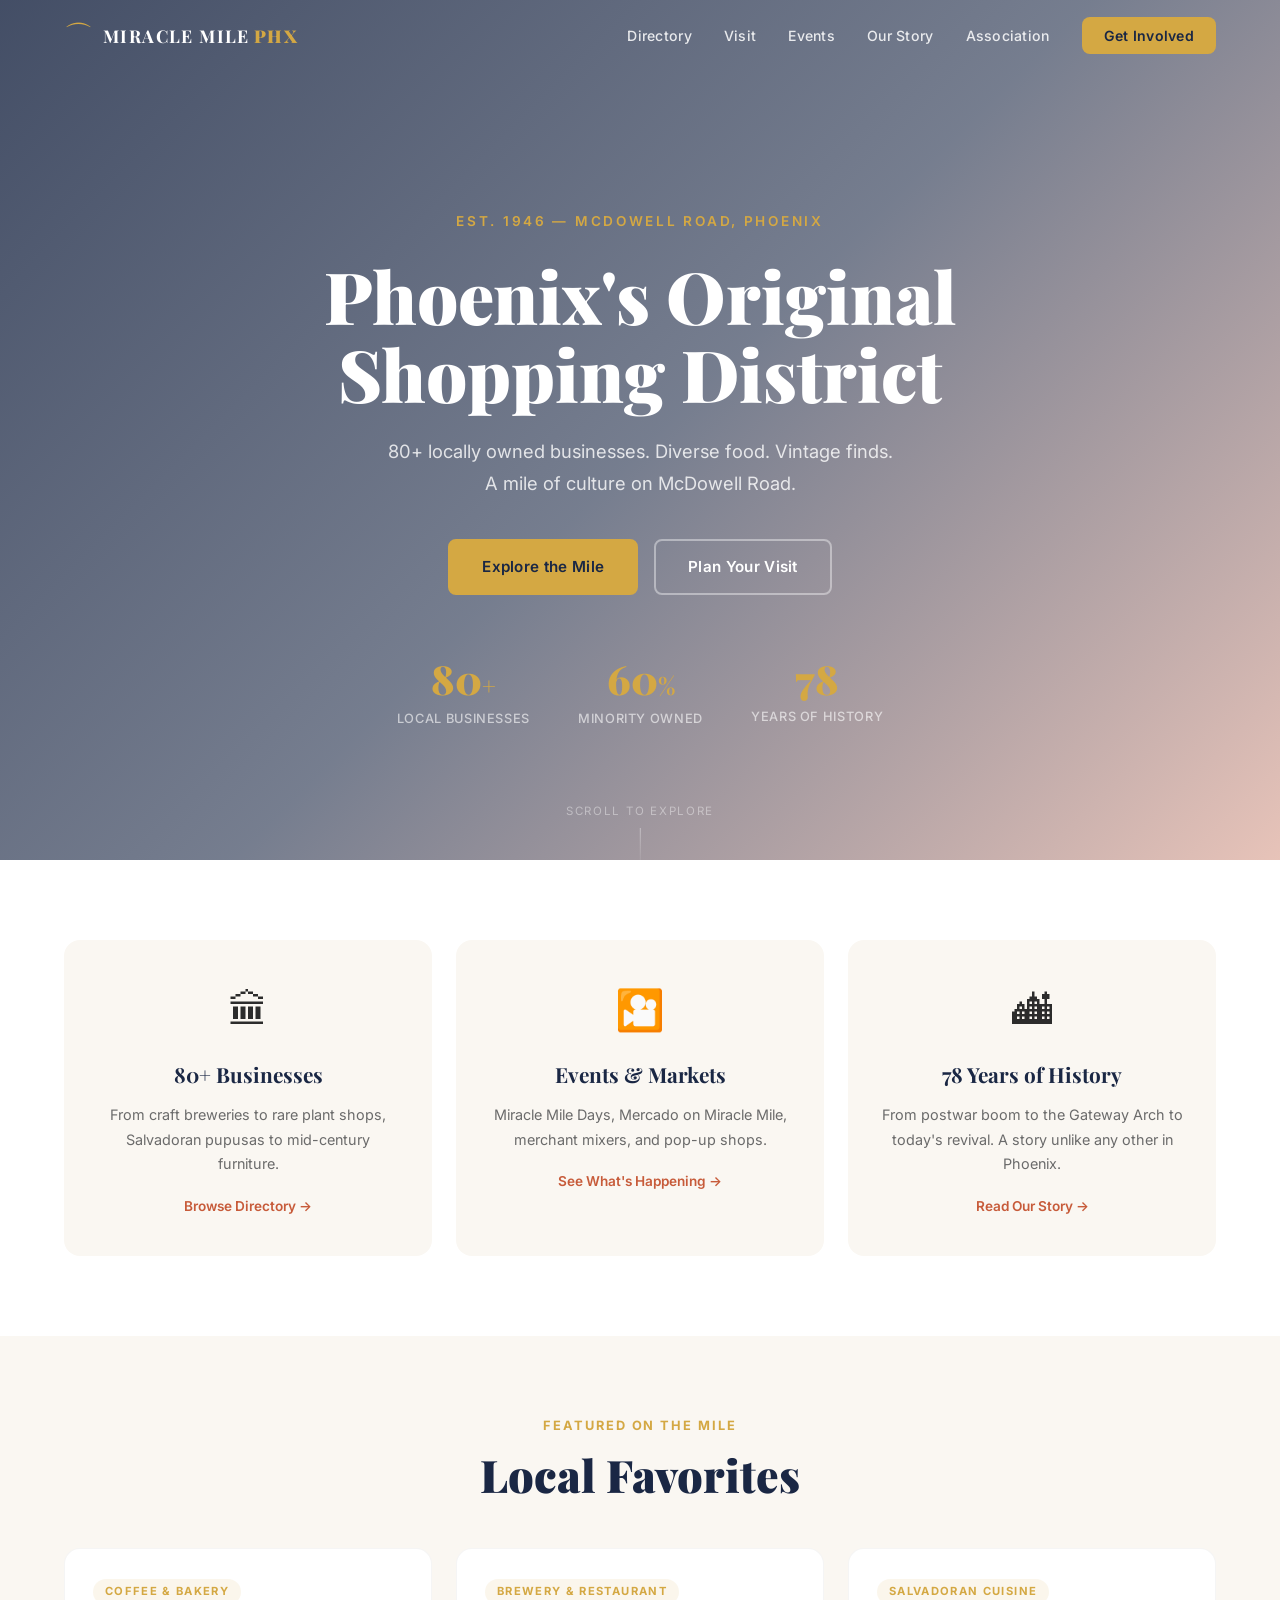
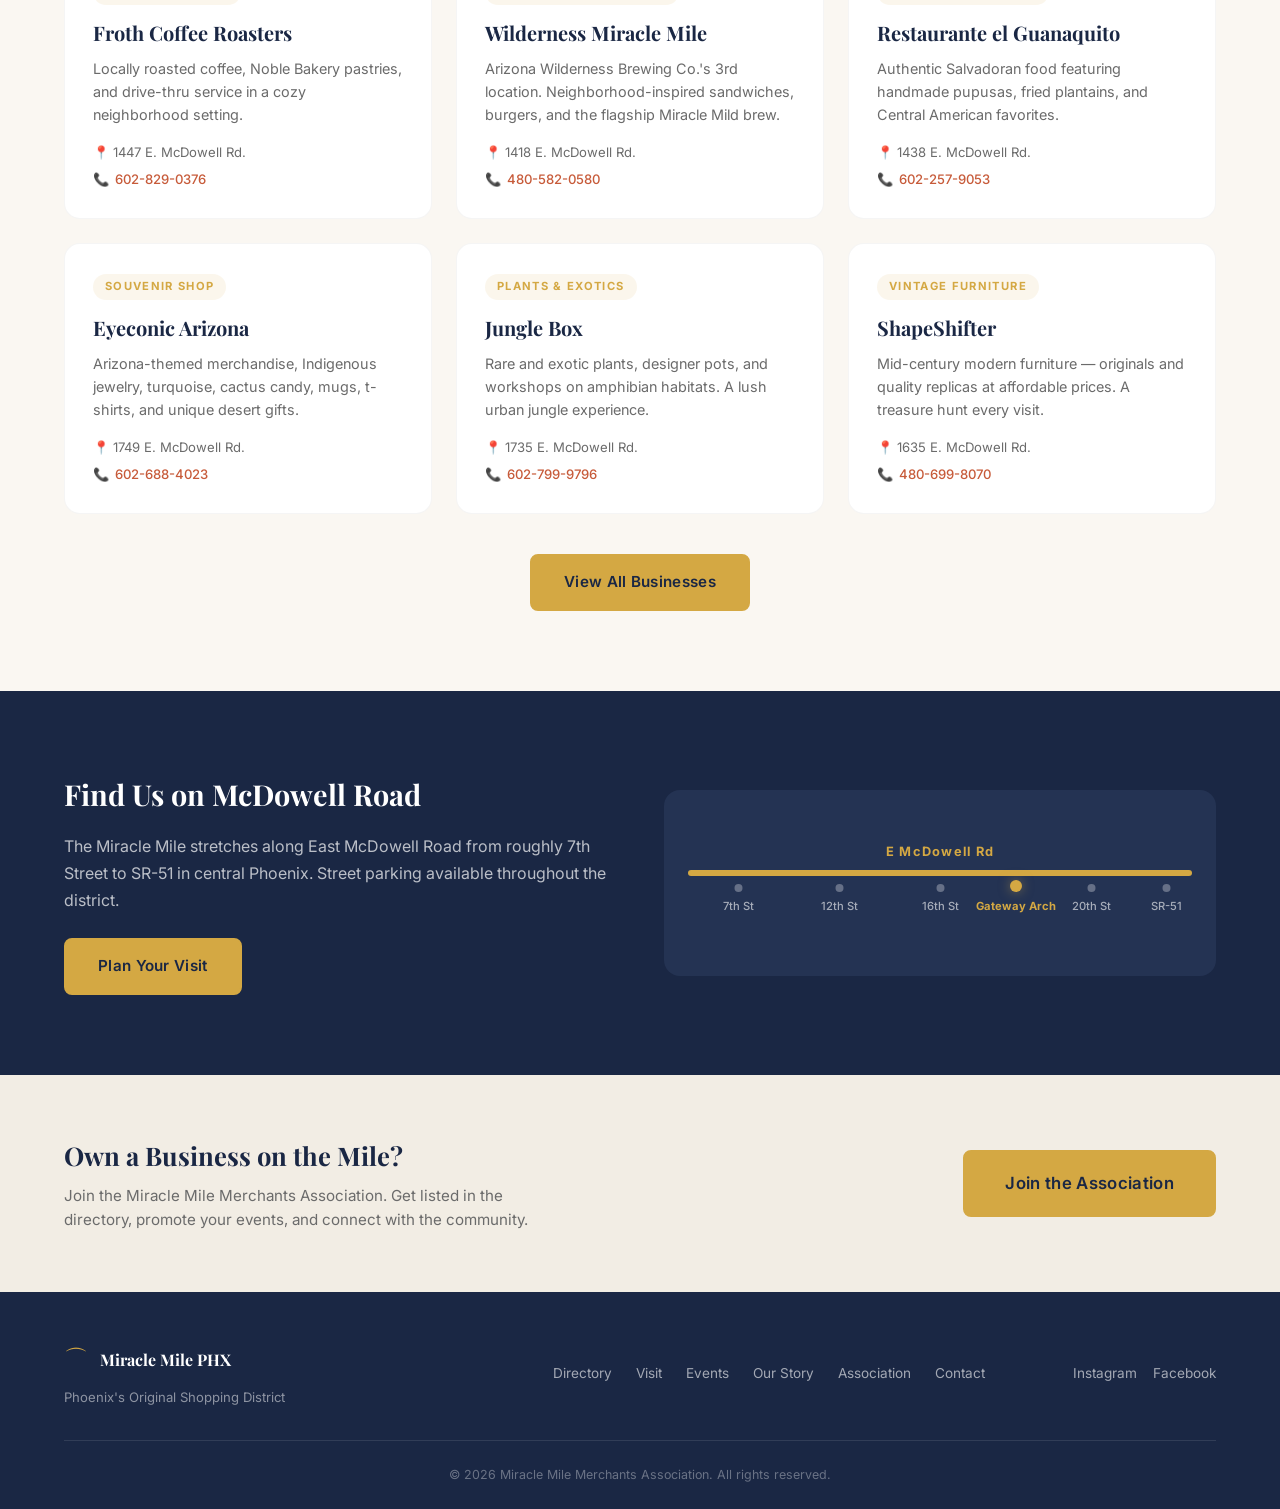
<file: index.html>
<!DOCTYPE html>
<html lang="en">
<head>
  <meta charset="UTF-8">
  <meta name="viewport" content="width=device-width, initial-scale=1.0">
  <title>Miracle Mile PHX — Phoenix's Original Shopping District</title>
  <meta name="description" content="Explore 80+ locally owned businesses on McDowell Road in Phoenix. Restaurants, shops, breweries, and more in Arizona's first commercial district outside downtown.">
  <link rel="preconnect" href="https://fonts.googleapis.com">
  <link rel="preconnect" href="https://fonts.gstatic.com" crossorigin>
  <link href="https://fonts.googleapis.com/css2?family=Playfair+Display:wght@700;900&family=Inter:wght@400;500;600;700&display=swap" rel="stylesheet">
  <link rel="stylesheet" href="css/style.css">
</head>
<body>

  <!-- NAVIGATION -->
  <nav class="nav" id="nav">
    <div class="nav__inner">
      <a href="index.html" class="nav__logo">
        <span class="nav__logo-icon">⌒</span>
        <span class="nav__logo-text">MIRACLE MILE<span class="nav__logo-sub">PHX</span></span>
      </a>
      <button class="nav__toggle" id="navToggle" aria-label="Toggle menu">
        <span></span><span></span><span></span>
      </button>
      <ul class="nav__links" id="navLinks">
        <li><a href="directory.html">Directory</a></li>
        <li><a href="visit.html">Visit</a></li>
        <li><a href="events.html">Events</a></li>
        <li><a href="story.html">Our Story</a></li>
        <li><a href="association.html">Association</a></li>
        <li><a href="association.html#contact" class="nav__cta">Get Involved</a></li>
      </ul>
    </div>
  </nav>

  <!-- HERO -->
  <header class="hero" id="hero">
    <div class="hero__bg" style="background-image: url('https://d8j0ntlcm91z4.cloudfront.net/user_398e9kLQt6ZbM34KjjmBdLQ12pl/hf_20260514_030802_ef7e6a73-d663-4b18-a4c9-50d930eeba21_min.webp');"></div>
    <div class="hero__content">
      <p class="hero__tag">Est. 1946 &mdash; McDowell Road, Phoenix</p>
      <h1 class="hero__title">Phoenix's Original<br>Shopping District</h1>
      <p class="hero__sub">80+ locally owned businesses. Diverse food. Vintage finds.<br>A mile of culture on McDowell Road.</p>
      <div class="hero__actions">
        <a href="directory.html" class="btn btn--primary">Explore the Mile</a>
        <a href="visit.html" class="btn btn--outline">Plan Your Visit</a>
      </div>
      <div class="hero__stats">
        <div class="hero__stat">
          <span class="hero__stat-num" data-count="80">0</span><span class="hero__stat-plus">+</span>
          <span class="hero__stat-label">Local Businesses</span>
        </div>
        <div class="hero__stat">
          <span class="hero__stat-num" data-count="60">0</span><span class="hero__stat-plus">%</span>
          <span class="hero__stat-label">Minority Owned</span>
        </div>
        <div class="hero__stat">
          <span class="hero__stat-num" data-count="78">0</span>
          <span class="hero__stat-label">Years of History</span>
        </div>
      </div>
    </div>
    <div class="hero__scroll">
      <span>Scroll to explore</span>
      <div class="hero__scroll-line"></div>
    </div>
  </header>

  <!-- HIGHLIGHTS -->
  <section class="highlights">
    <div class="container">
      <div class="highlights__grid">
        <a href="directory.html" class="highlight-card">
          <div class="highlight-card__icon">&#127963;</div>
          <h3>80+ Businesses</h3>
          <p>From craft breweries to rare plant shops, Salvadoran pupusas to mid-century furniture.</p>
          <span class="highlight-card__link">Browse Directory &rarr;</span>
        </a>
        <a href="events.html" class="highlight-card">
          <div class="highlight-card__icon">&#127910;</div>
          <h3>Events & Markets</h3>
          <p>Miracle Mile Days, Mercado on Miracle Mile, merchant mixers, and pop-up shops.</p>
          <span class="highlight-card__link">See What's Happening &rarr;</span>
        </a>
        <a href="story.html" class="highlight-card">
          <div class="highlight-card__icon">&#127961;</div>
          <h3>78 Years of History</h3>
          <p>From postwar boom to the Gateway Arch to today's revival. A story unlike any other in Phoenix.</p>
          <span class="highlight-card__link">Read Our Story &rarr;</span>
        </a>
      </div>
    </div>
  </section>

  <!-- FEATURED BUSINESSES -->
  <section class="featured">
    <div class="container">
      <div class="section-header">
        <p class="section-tag">Featured on the Mile</p>
        <h2 class="section-title">Local Favorites</h2>
      </div>
      <div class="featured__grid" id="featuredGrid">
        <!-- Filled by JS -->
      </div>
      <div class="featured__cta">
        <a href="directory.html" class="btn btn--primary">View All Businesses</a>
      </div>
    </div>
  </section>

  <!-- MAP CALLOUT -->
  <section class="map-callout">
    <div class="container">
      <div class="map-callout__inner">
        <div class="map-callout__text">
          <h3>Find Us on McDowell Road</h3>
          <p>The Miracle Mile stretches along East McDowell Road from roughly 7th Street to SR-51 in central Phoenix. Street parking available throughout the district.</p>
          <a href="visit.html" class="btn btn--primary">Plan Your Visit</a>
        </div>
        <div class="map-callout__map">
          <div class="map-placeholder">
            <div class="map-placeholder__road">
              <span class="map-placeholder__label-road">E McDowell Rd</span>
            </div>
            <div class="map-placeholder__pins">
              <span class="map-pin" style="left:10%">7th St</span>
              <span class="map-pin" style="left:30%">12th St</span>
              <span class="map-pin" style="left:50%">16th St</span>
              <span class="map-pin accent" style="left:65%">Gateway Arch</span>
              <span class="map-pin" style="left:80%">20th St</span>
              <span class="map-pin" style="left:95%">SR-51</span>
            </div>
          </div>
        </div>
      </div>
    </div>
  </section>

  <!-- CTA BANNER -->
  <section class="cta-banner">
    <div class="container">
      <div class="cta-banner__inner">
        <div>
          <h2>Own a Business on the Mile?</h2>
          <p>Join the Miracle Mile Merchants Association. Get listed in the directory, promote your events, and connect with the community.</p>
        </div>
        <a href="association.html" class="btn btn--primary btn--lg">Join the Association</a>
      </div>
    </div>
  </section>

  <!-- FOOTER -->
  <footer class="footer">
    <div class="container">
      <div class="footer__inner">
        <div class="footer__brand">
          <span class="nav__logo-icon">⌒</span>
          <span class="footer__name">Miracle Mile PHX</span>
          <p class="footer__tagline">Phoenix's Original Shopping District</p>
        </div>
        <div class="footer__links">
          <a href="directory.html">Directory</a>
          <a href="visit.html">Visit</a>
          <a href="events.html">Events</a>
          <a href="story.html">Our Story</a>
          <a href="association.html">Association</a>
          <a href="association.html#contact">Contact</a>
        </div>
        <div class="footer__social">
          <a href="https://www.instagram.com/mmmphx/" target="_blank" rel="noopener">Instagram</a>
          <a href="https://www.facebook.com/MiracleMileMcDowell" target="_blank" rel="noopener">Facebook</a>
        </div>
      </div>
      <div class="footer__bottom">
        <p>&copy; 2026 Miracle Mile Merchants Association. All rights reserved.</p>
      </div>
    </div>
  </footer>

  <script src="js/businesses.js"></script>
  <script src="js/app.js"></script>
</body>
</html>
</file>
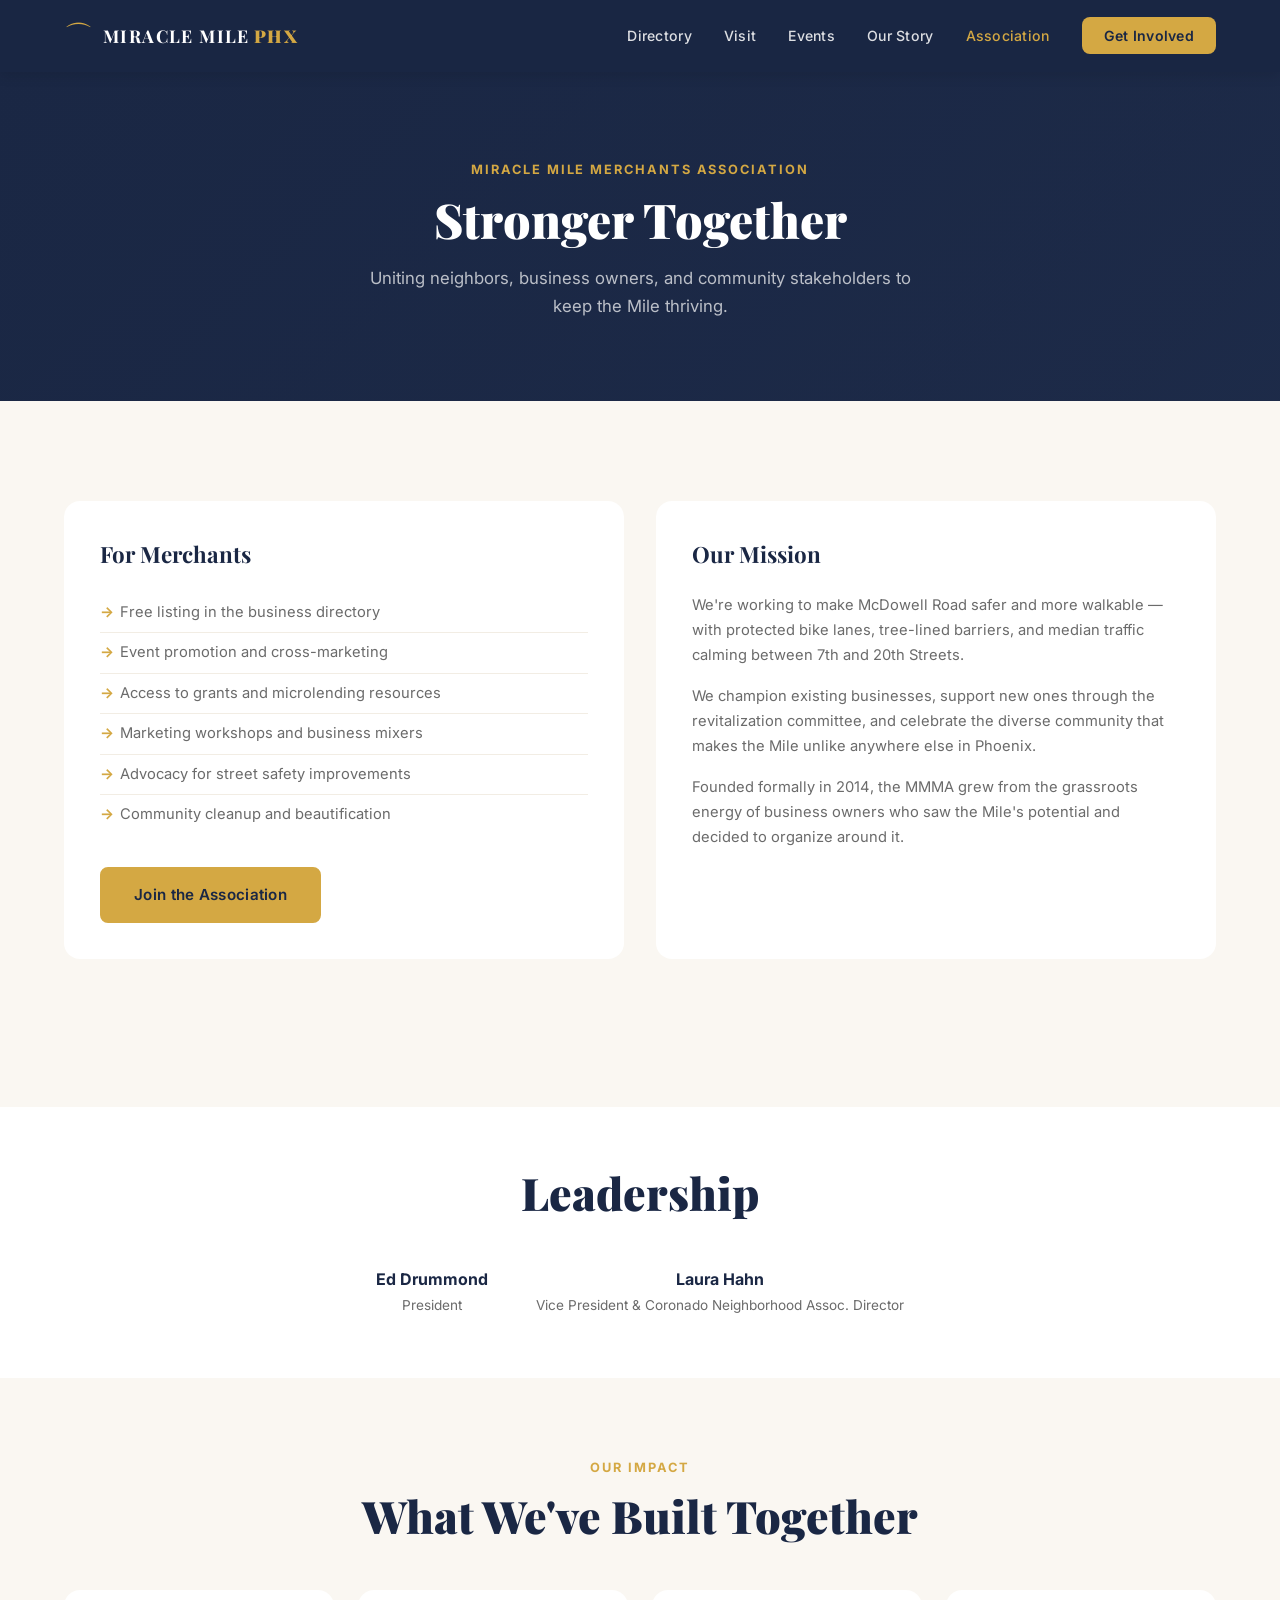
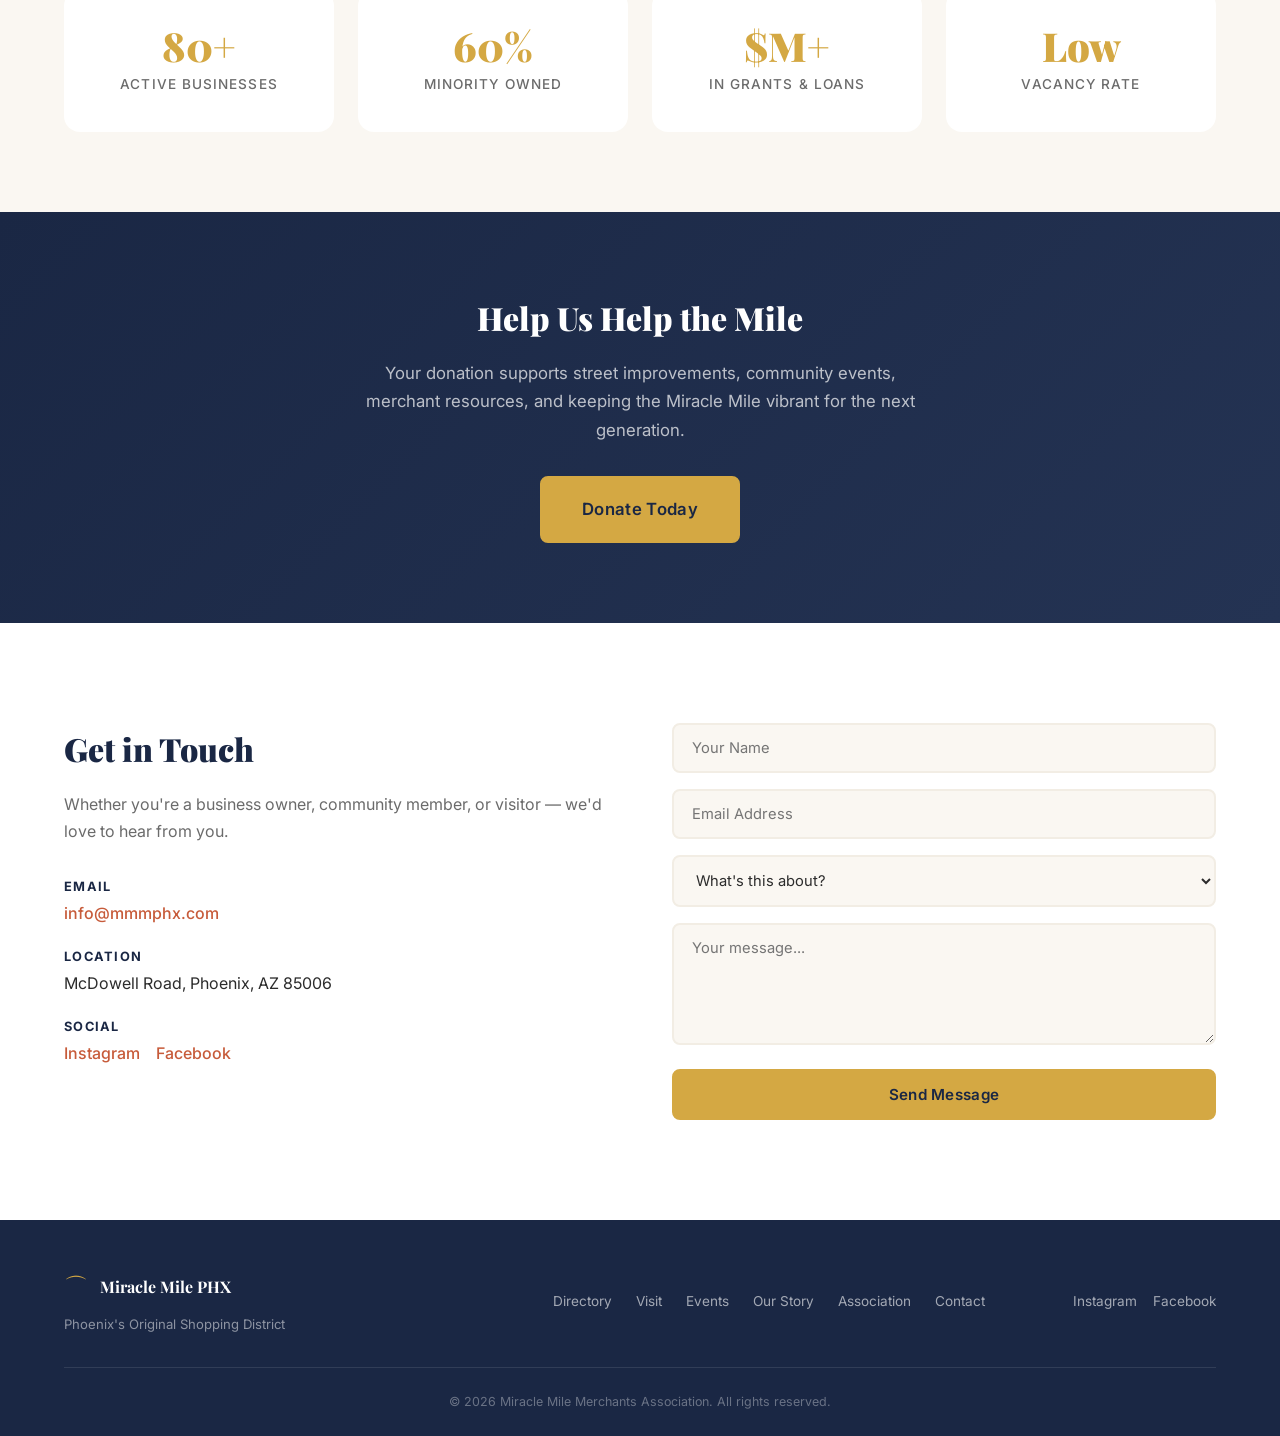
<file: association.html>
<!DOCTYPE html>
<html lang="en">
<head>
  <meta charset="UTF-8">
  <meta name="viewport" content="width=device-width, initial-scale=1.0">
  <title>Association — Miracle Mile PHX</title>
  <meta name="description" content="The Miracle Mile Merchants Association supports 80+ businesses on McDowell Road in Phoenix. Join, donate, volunteer, or get in touch.">
  <link rel="preconnect" href="https://fonts.googleapis.com">
  <link rel="preconnect" href="https://fonts.gstatic.com" crossorigin>
  <link href="https://fonts.googleapis.com/css2?family=Playfair+Display:wght@700;900&family=Inter:wght@400;500;600;700&display=swap" rel="stylesheet">
  <link rel="stylesheet" href="css/style.css">
</head>
<body>

  <nav class="nav nav--scrolled" id="nav">
    <div class="nav__inner">
      <a href="index.html" class="nav__logo">
        <span class="nav__logo-icon">⌒</span>
        <span class="nav__logo-text">MIRACLE MILE<span class="nav__logo-sub">PHX</span></span>
      </a>
      <button class="nav__toggle" id="navToggle" aria-label="Toggle menu">
        <span></span><span></span><span></span>
      </button>
      <ul class="nav__links" id="navLinks">
        <li><a href="directory.html">Directory</a></li>
        <li><a href="visit.html">Visit</a></li>
        <li><a href="events.html">Events</a></li>
        <li><a href="story.html">Our Story</a></li>
        <li><a href="association.html" class="active">Association</a></li>
        <li><a href="#contact" class="nav__cta">Get Involved</a></li>
      </ul>
    </div>
  </nav>

  <header class="page-header page-header--image page-header--storefronts">
    <div class="container">
      <p class="section-tag">Miracle Mile Merchants Association</p>
      <h1 class="page-header__title">Stronger Together</h1>
      <p class="page-header__sub">Uniting neighbors, business owners, and community stakeholders to keep the Mile thriving.</p>
    </div>
  </header>

  <!-- ABOUT -->
  <section class="association" id="association">
    <div class="container">
      <div class="association__grid">
        <div class="association__card">
          <h3>For Merchants</h3>
          <ul>
            <li>Free listing in the business directory</li>
            <li>Event promotion and cross-marketing</li>
            <li>Access to grants and microlending resources</li>
            <li>Marketing workshops and business mixers</li>
            <li>Advocacy for street safety improvements</li>
            <li>Community cleanup and beautification</li>
          </ul>
          <a href="#contact" class="btn btn--primary">Join the Association</a>
        </div>
        <div class="association__card">
          <h3>Our Mission</h3>
          <p>We're working to make McDowell Road safer and more walkable — with protected bike lanes, tree-lined barriers, and median traffic calming between 7th and 20th Streets.</p>
          <p>We champion existing businesses, support new ones through the revitalization committee, and celebrate the diverse community that makes the Mile unlike anywhere else in Phoenix.</p>
          <p>Founded formally in 2014, the MMMA grew from the grassroots energy of business owners who saw the Mile's potential and decided to organize around it.</p>
        </div>
      </div>
    </div>
  </section>

  <!-- LEADERSHIP -->
  <section class="leadership-section">
    <div class="container">
      <div class="section-header">
        <h2 class="section-title">Leadership</h2>
      </div>
      <div class="leadership__list">
        <div class="leadership__person">
          <strong>Ed Drummond</strong>
          <span>President</span>
        </div>
        <div class="leadership__person">
          <strong>Laura Hahn</strong>
          <span>Vice President &amp; Coronado Neighborhood Assoc. Director</span>
        </div>
      </div>
    </div>
  </section>

  <!-- IMPACT -->
  <section class="impact">
    <div class="container">
      <div class="section-header">
        <p class="section-tag">Our Impact</p>
        <h2 class="section-title">What We've Built Together</h2>
      </div>
      <div class="impact__grid">
        <div class="impact__item">
          <div class="impact__num">80+</div>
          <div class="impact__label">Active Businesses</div>
        </div>
        <div class="impact__item">
          <div class="impact__num">60%</div>
          <div class="impact__label">Minority Owned</div>
        </div>
        <div class="impact__item">
          <div class="impact__num">$M+</div>
          <div class="impact__label">In Grants & Loans</div>
        </div>
        <div class="impact__item">
          <div class="impact__num">Low</div>
          <div class="impact__label">Vacancy Rate</div>
        </div>
      </div>
    </div>
  </section>

  <!-- DONATE -->
  <section class="donate" id="donate">
    <div class="container">
      <div class="donate__inner">
        <h2>Help Us Help the Mile</h2>
        <p>Your donation supports street improvements, community events, merchant resources, and keeping the Miracle Mile vibrant for the next generation.</p>
        <a href="mailto:info@mmmphx.com?subject=Donation%20Inquiry" class="btn btn--primary btn--lg">Donate Today</a>
      </div>
    </div>
  </section>

  <!-- CONTACT -->
  <section class="contact" id="contact">
    <div class="container">
      <div class="contact__grid">
        <div class="contact__info">
          <h2>Get in Touch</h2>
          <p>Whether you're a business owner, community member, or visitor — we'd love to hear from you.</p>
          <div class="contact__details">
            <div class="contact__detail">
              <strong>Email</strong>
              <a href="mailto:info@mmmphx.com">info@mmmphx.com</a>
            </div>
            <div class="contact__detail">
              <strong>Location</strong>
              <span>McDowell Road, Phoenix, AZ 85006</span>
            </div>
            <div class="contact__detail">
              <strong>Social</strong>
              <div class="contact__social">
                <a href="https://www.instagram.com/mmmphx/" target="_blank" rel="noopener">Instagram</a>
                <a href="https://www.facebook.com/MiracleMileMcDowell" target="_blank" rel="noopener">Facebook</a>
              </div>
            </div>
          </div>
        </div>
        <form class="contact__form" id="contactForm">
          <div class="form-row">
            <input type="text" name="name" placeholder="Your Name" required>
          </div>
          <div class="form-row">
            <input type="email" name="email" placeholder="Email Address" required>
          </div>
          <div class="form-row">
            <select name="subject">
              <option value="">What's this about?</option>
              <option value="join">Join the Association</option>
              <option value="listing">Add My Business to the Directory</option>
              <option value="event">Submit an Event</option>
              <option value="donate">Donation Inquiry</option>
              <option value="volunteer">Volunteer</option>
              <option value="other">Something Else</option>
            </select>
          </div>
          <div class="form-row">
            <textarea name="message" rows="5" placeholder="Your message..." required></textarea>
          </div>
          <button type="submit" class="btn btn--primary btn--full">Send Message</button>
        </form>
      </div>
    </div>
  </section>

  <footer class="footer">
    <div class="container">
      <div class="footer__inner">
        <div class="footer__brand">
          <span class="nav__logo-icon">⌒</span>
          <span class="footer__name">Miracle Mile PHX</span>
          <p class="footer__tagline">Phoenix's Original Shopping District</p>
        </div>
        <div class="footer__links">
          <a href="directory.html">Directory</a>
          <a href="visit.html">Visit</a>
          <a href="events.html">Events</a>
          <a href="story.html">Our Story</a>
          <a href="association.html">Association</a>
          <a href="#contact">Contact</a>
        </div>
        <div class="footer__social">
          <a href="https://www.instagram.com/mmmphx/" target="_blank" rel="noopener">Instagram</a>
          <a href="https://www.facebook.com/MiracleMileMcDowell" target="_blank" rel="noopener">Facebook</a>
        </div>
      </div>
      <div class="footer__bottom">
        <p>&copy; 2026 Miracle Mile Merchants Association. All rights reserved.</p>
      </div>
    </div>
  </footer>

  <script src="js/app.js"></script>
</body>
</html>
</file>
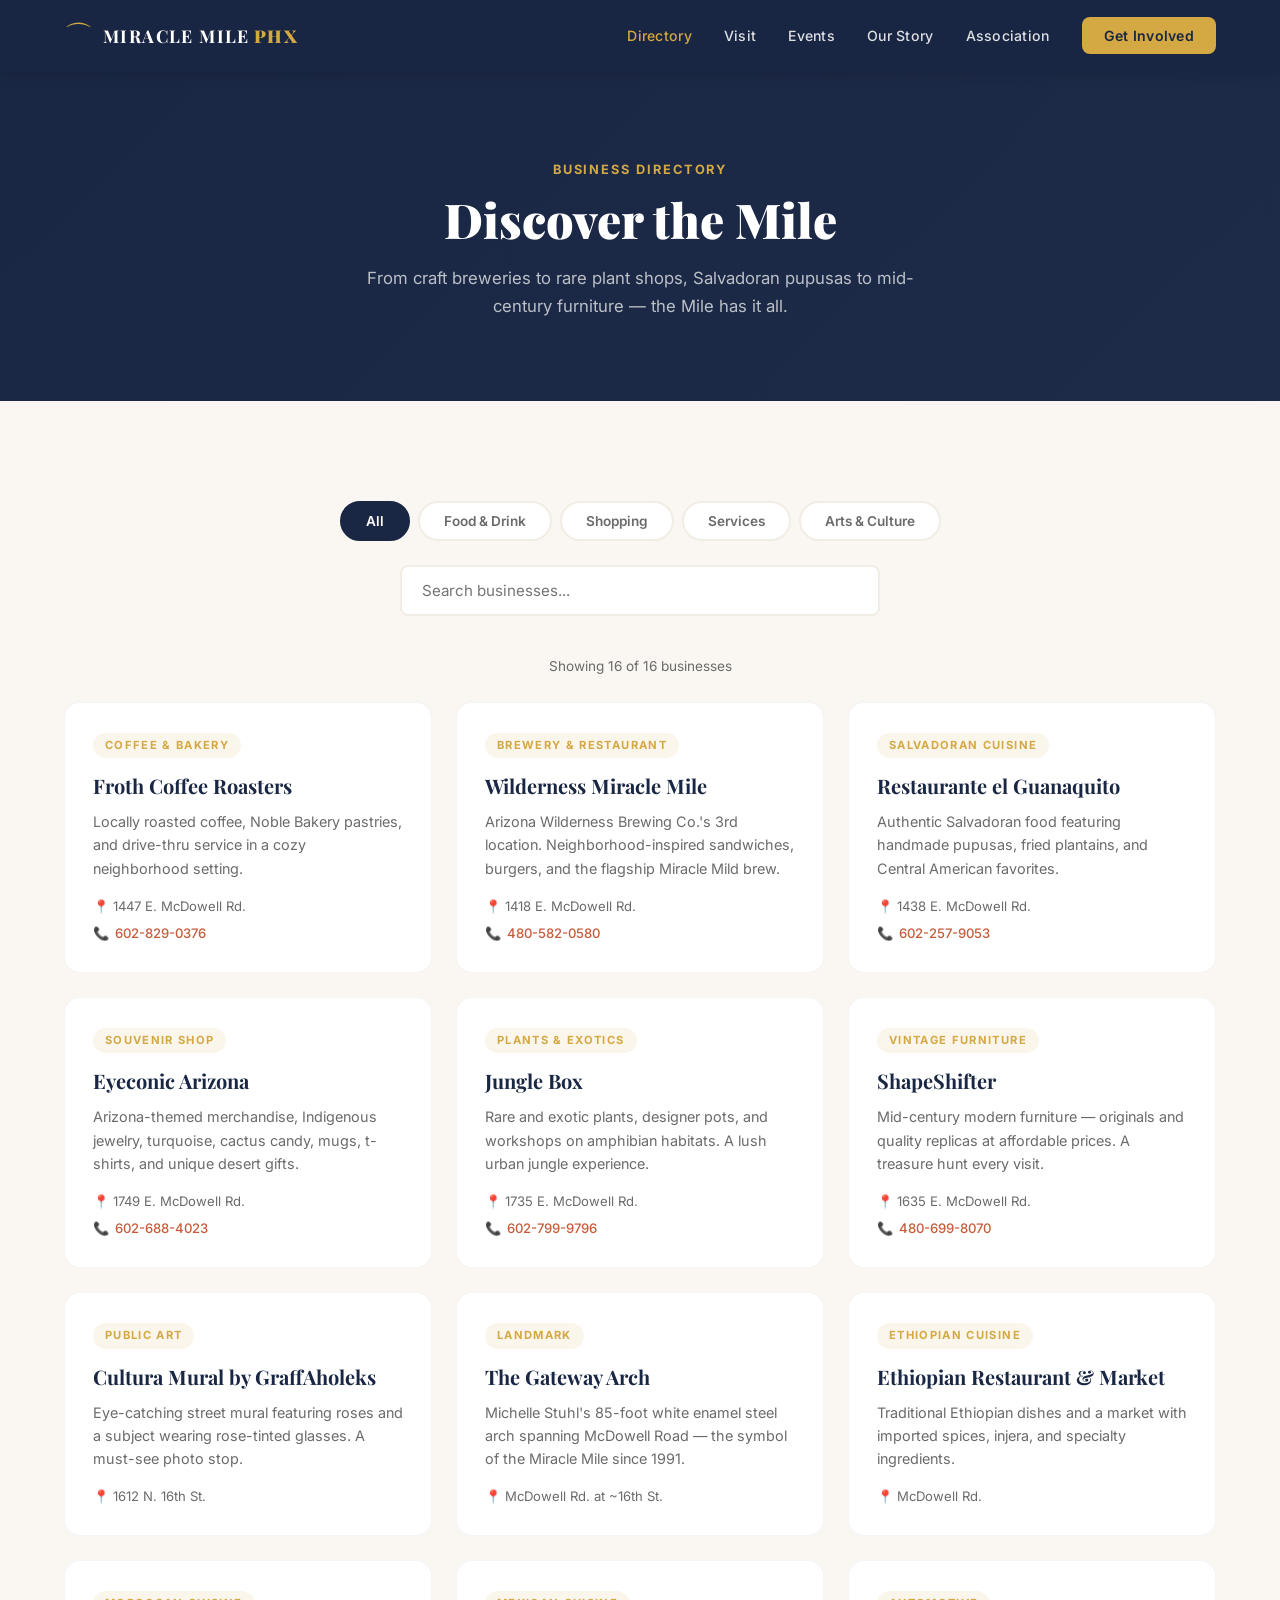
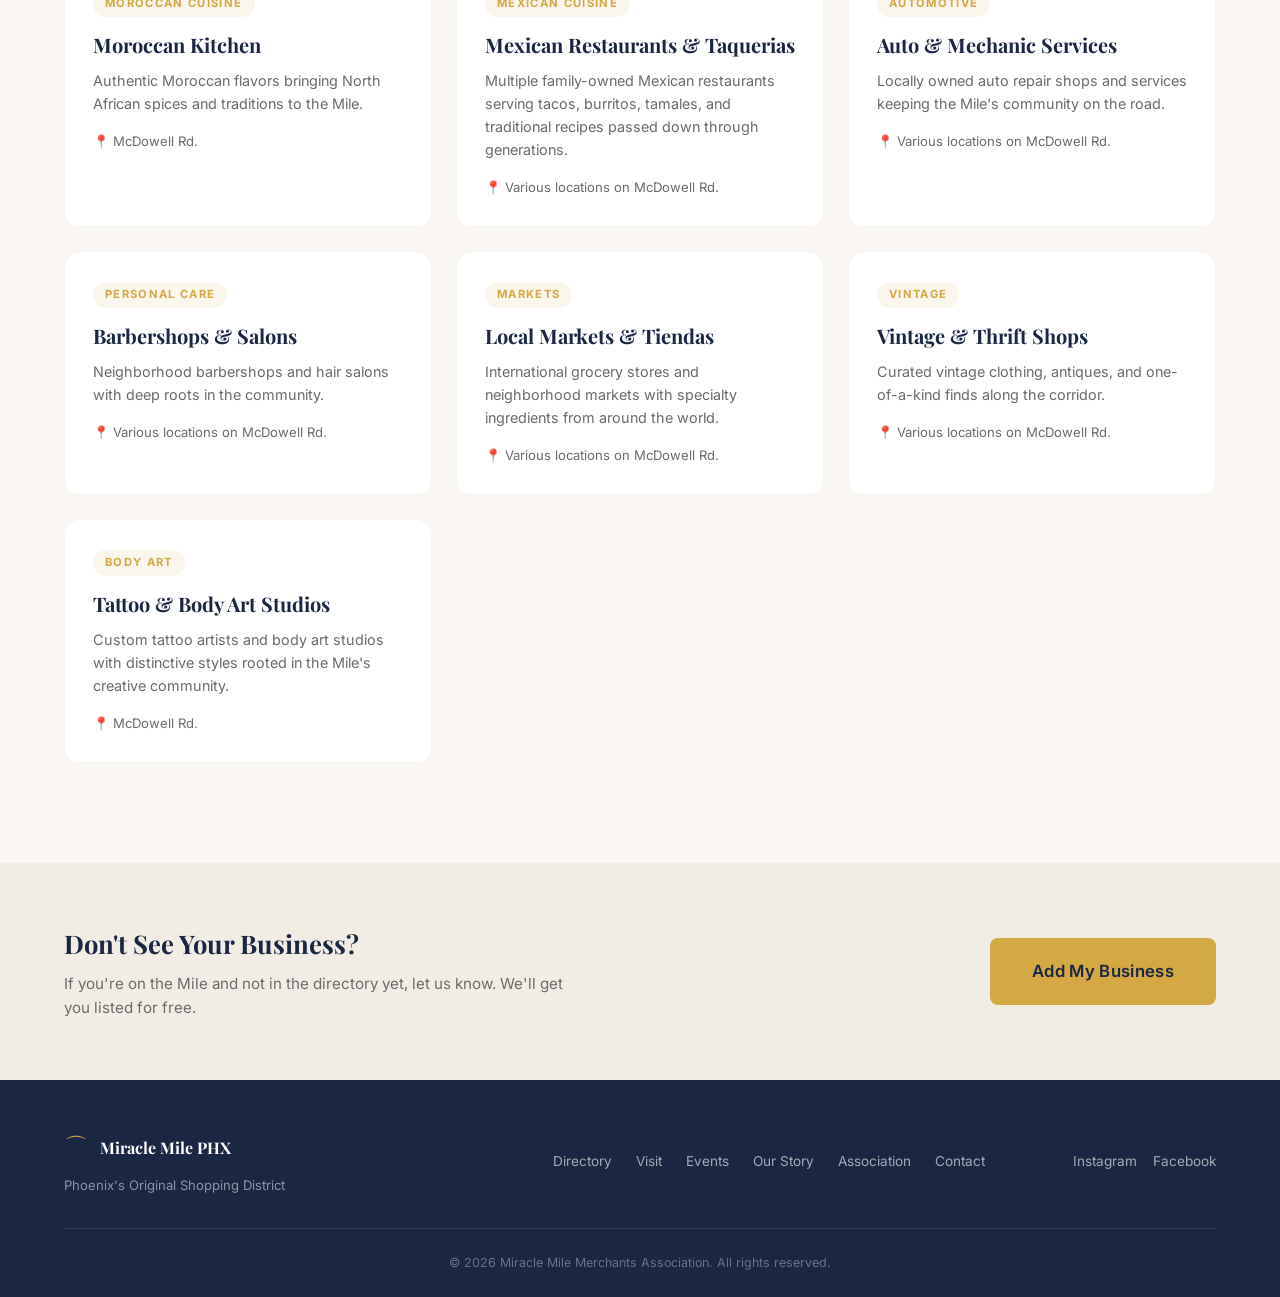
<file: directory.html>
<!DOCTYPE html>
<html lang="en">
<head>
  <meta charset="UTF-8">
  <meta name="viewport" content="width=device-width, initial-scale=1.0">
  <title>Business Directory — Miracle Mile PHX</title>
  <meta name="description" content="Browse 80+ locally owned businesses on Phoenix's Miracle Mile. Filter by food, shopping, services, and arts. Find your next favorite spot on McDowell Road.">
  <link rel="preconnect" href="https://fonts.googleapis.com">
  <link rel="preconnect" href="https://fonts.gstatic.com" crossorigin>
  <link href="https://fonts.googleapis.com/css2?family=Playfair+Display:wght@700;900&family=Inter:wght@400;500;600;700&display=swap" rel="stylesheet">
  <link rel="stylesheet" href="css/style.css">
</head>
<body>

  <nav class="nav nav--scrolled" id="nav">
    <div class="nav__inner">
      <a href="index.html" class="nav__logo">
        <span class="nav__logo-icon">⌒</span>
        <span class="nav__logo-text">MIRACLE MILE<span class="nav__logo-sub">PHX</span></span>
      </a>
      <button class="nav__toggle" id="navToggle" aria-label="Toggle menu">
        <span></span><span></span><span></span>
      </button>
      <ul class="nav__links" id="navLinks">
        <li><a href="directory.html" class="active">Directory</a></li>
        <li><a href="visit.html">Visit</a></li>
        <li><a href="events.html">Events</a></li>
        <li><a href="story.html">Our Story</a></li>
        <li><a href="association.html">Association</a></li>
        <li><a href="association.html#contact" class="nav__cta">Get Involved</a></li>
      </ul>
    </div>
  </nav>

  <!-- PAGE HEADER -->
  <header class="page-header page-header--image page-header--storefronts">
    <div class="container">
      <p class="section-tag">Business Directory</p>
      <h1 class="page-header__title">Discover the Mile</h1>
      <p class="page-header__sub">From craft breweries to rare plant shops, Salvadoran pupusas to mid-century furniture — the Mile has it all.</p>
    </div>
  </header>

  <!-- DIRECTORY -->
  <section class="directory" id="directory">
    <div class="container">
      <div class="directory__controls">
        <div class="directory__filters">
          <button class="filter-btn active" data-filter="all">All</button>
          <button class="filter-btn" data-filter="food">Food & Drink</button>
          <button class="filter-btn" data-filter="shop">Shopping</button>
          <button class="filter-btn" data-filter="services">Services</button>
          <button class="filter-btn" data-filter="arts">Arts & Culture</button>
        </div>
        <div class="directory__search">
          <input type="text" id="directorySearch" placeholder="Search businesses..." class="search-input">
        </div>
      </div>

      <div class="directory__count" id="directoryCount"></div>

      <div class="directory__grid" id="directoryGrid"></div>

      <div class="directory__empty" id="directoryEmpty" style="display:none;">
        <p>No businesses match your search. Try a different term or category.</p>
      </div>
    </div>
  </section>

  <!-- ADD BUSINESS CTA -->
  <section class="cta-banner">
    <div class="container">
      <div class="cta-banner__inner">
        <div>
          <h2>Don't See Your Business?</h2>
          <p>If you're on the Mile and not in the directory yet, let us know. We'll get you listed for free.</p>
        </div>
        <a href="association.html#contact" class="btn btn--primary btn--lg">Add My Business</a>
      </div>
    </div>
  </section>

  <footer class="footer">
    <div class="container">
      <div class="footer__inner">
        <div class="footer__brand">
          <span class="nav__logo-icon">⌒</span>
          <span class="footer__name">Miracle Mile PHX</span>
          <p class="footer__tagline">Phoenix's Original Shopping District</p>
        </div>
        <div class="footer__links">
          <a href="directory.html">Directory</a>
          <a href="visit.html">Visit</a>
          <a href="events.html">Events</a>
          <a href="story.html">Our Story</a>
          <a href="association.html">Association</a>
          <a href="association.html#contact">Contact</a>
        </div>
        <div class="footer__social">
          <a href="https://www.instagram.com/mmmphx/" target="_blank" rel="noopener">Instagram</a>
          <a href="https://www.facebook.com/MiracleMileMcDowell" target="_blank" rel="noopener">Facebook</a>
        </div>
      </div>
      <div class="footer__bottom">
        <p>&copy; 2026 Miracle Mile Merchants Association. All rights reserved.</p>
      </div>
    </div>
  </footer>

  <script src="js/businesses.js"></script>
  <script src="js/app.js"></script>
</body>
</html>
</file>
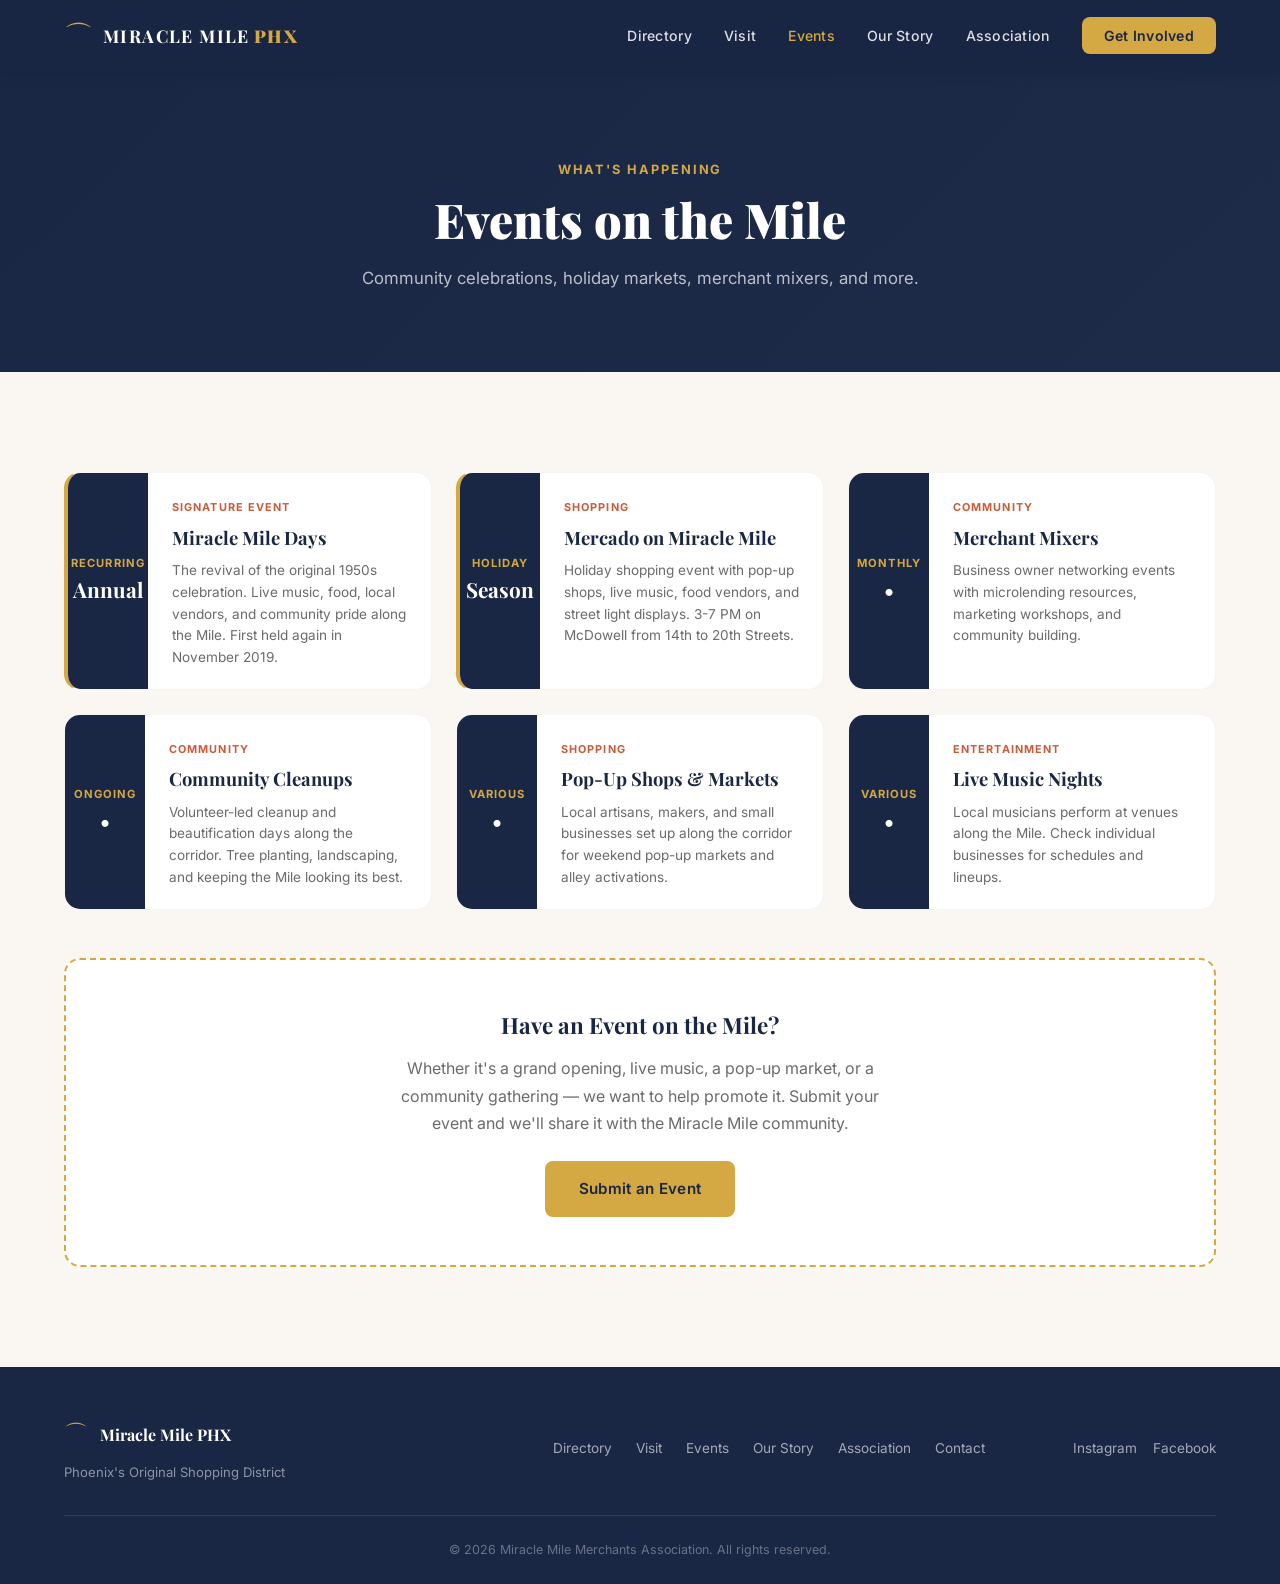
<file: events.html>
<!DOCTYPE html>
<html lang="en">
<head>
  <meta charset="UTF-8">
  <meta name="viewport" content="width=device-width, initial-scale=1.0">
  <title>Events — Miracle Mile PHX</title>
  <meta name="description" content="Events on Phoenix's Miracle Mile. Miracle Mile Days, Mercado on Miracle Mile, merchant mixers, pop-up shops, and live music on McDowell Road.">
  <link rel="preconnect" href="https://fonts.googleapis.com">
  <link rel="preconnect" href="https://fonts.gstatic.com" crossorigin>
  <link href="https://fonts.googleapis.com/css2?family=Playfair+Display:wght@700;900&family=Inter:wght@400;500;600;700&display=swap" rel="stylesheet">
  <link rel="stylesheet" href="css/style.css">
</head>
<body>

  <nav class="nav nav--scrolled" id="nav">
    <div class="nav__inner">
      <a href="index.html" class="nav__logo">
        <span class="nav__logo-icon">⌒</span>
        <span class="nav__logo-text">MIRACLE MILE<span class="nav__logo-sub">PHX</span></span>
      </a>
      <button class="nav__toggle" id="navToggle" aria-label="Toggle menu">
        <span></span><span></span><span></span>
      </button>
      <ul class="nav__links" id="navLinks">
        <li><a href="directory.html">Directory</a></li>
        <li><a href="visit.html">Visit</a></li>
        <li><a href="events.html" class="active">Events</a></li>
        <li><a href="story.html">Our Story</a></li>
        <li><a href="association.html">Association</a></li>
        <li><a href="association.html#contact" class="nav__cta">Get Involved</a></li>
      </ul>
    </div>
  </nav>

  <header class="page-header page-header--image page-header--district">
    <div class="container">
      <p class="section-tag">What's Happening</p>
      <h1 class="page-header__title">Events on the Mile</h1>
      <p class="page-header__sub">Community celebrations, holiday markets, merchant mixers, and more.</p>
    </div>
  </header>

  <section class="events" id="events">
    <div class="container">
      <div class="events__grid">
        <div class="event-card event-card--featured">
          <div class="event-card__date">
            <span class="event-card__month">Recurring</span>
            <span class="event-card__day">Annual</span>
          </div>
          <div class="event-card__body">
            <span class="event-card__tag">Signature Event</span>
            <h3>Miracle Mile Days</h3>
            <p>The revival of the original 1950s celebration. Live music, food, local vendors, and community pride along the Mile. First held again in November 2019.</p>
          </div>
        </div>
        <div class="event-card event-card--featured">
          <div class="event-card__date">
            <span class="event-card__month">Holiday</span>
            <span class="event-card__day">Season</span>
          </div>
          <div class="event-card__body">
            <span class="event-card__tag">Shopping</span>
            <h3>Mercado on Miracle Mile</h3>
            <p>Holiday shopping event with pop-up shops, live music, food vendors, and street light displays. 3-7 PM on McDowell from 14th to 20th Streets.</p>
          </div>
        </div>
        <div class="event-card">
          <div class="event-card__date">
            <span class="event-card__month">Monthly</span>
            <span class="event-card__day">&bull;</span>
          </div>
          <div class="event-card__body">
            <span class="event-card__tag">Community</span>
            <h3>Merchant Mixers</h3>
            <p>Business owner networking events with microlending resources, marketing workshops, and community building.</p>
          </div>
        </div>
        <div class="event-card">
          <div class="event-card__date">
            <span class="event-card__month">Ongoing</span>
            <span class="event-card__day">&bull;</span>
          </div>
          <div class="event-card__body">
            <span class="event-card__tag">Community</span>
            <h3>Community Cleanups</h3>
            <p>Volunteer-led cleanup and beautification days along the corridor. Tree planting, landscaping, and keeping the Mile looking its best.</p>
          </div>
        </div>
        <div class="event-card">
          <div class="event-card__date">
            <span class="event-card__month">Various</span>
            <span class="event-card__day">&bull;</span>
          </div>
          <div class="event-card__body">
            <span class="event-card__tag">Shopping</span>
            <h3>Pop-Up Shops & Markets</h3>
            <p>Local artisans, makers, and small businesses set up along the corridor for weekend pop-up markets and alley activations.</p>
          </div>
        </div>
        <div class="event-card">
          <div class="event-card__date">
            <span class="event-card__month">Various</span>
            <span class="event-card__day">&bull;</span>
          </div>
          <div class="event-card__body">
            <span class="event-card__tag">Entertainment</span>
            <h3>Live Music Nights</h3>
            <p>Local musicians perform at venues along the Mile. Check individual businesses for schedules and lineups.</p>
          </div>
        </div>
      </div>

      <div class="events__submit">
        <div class="events__submit-inner">
          <h3>Have an Event on the Mile?</h3>
          <p>Whether it's a grand opening, live music, a pop-up market, or a community gathering — we want to help promote it. Submit your event and we'll share it with the Miracle Mile community.</p>
          <a href="association.html#contact" class="btn btn--primary">Submit an Event</a>
        </div>
      </div>
    </div>
  </section>

  <footer class="footer">
    <div class="container">
      <div class="footer__inner">
        <div class="footer__brand">
          <span class="nav__logo-icon">⌒</span>
          <span class="footer__name">Miracle Mile PHX</span>
          <p class="footer__tagline">Phoenix's Original Shopping District</p>
        </div>
        <div class="footer__links">
          <a href="directory.html">Directory</a>
          <a href="visit.html">Visit</a>
          <a href="events.html">Events</a>
          <a href="story.html">Our Story</a>
          <a href="association.html">Association</a>
          <a href="association.html#contact">Contact</a>
        </div>
        <div class="footer__social">
          <a href="https://www.instagram.com/mmmphx/" target="_blank" rel="noopener">Instagram</a>
          <a href="https://www.facebook.com/MiracleMileMcDowell" target="_blank" rel="noopener">Facebook</a>
        </div>
      </div>
      <div class="footer__bottom">
        <p>&copy; 2026 Miracle Mile Merchants Association. All rights reserved.</p>
      </div>
    </div>
  </footer>

  <script src="js/app.js"></script>
</body>
</html>
</file>
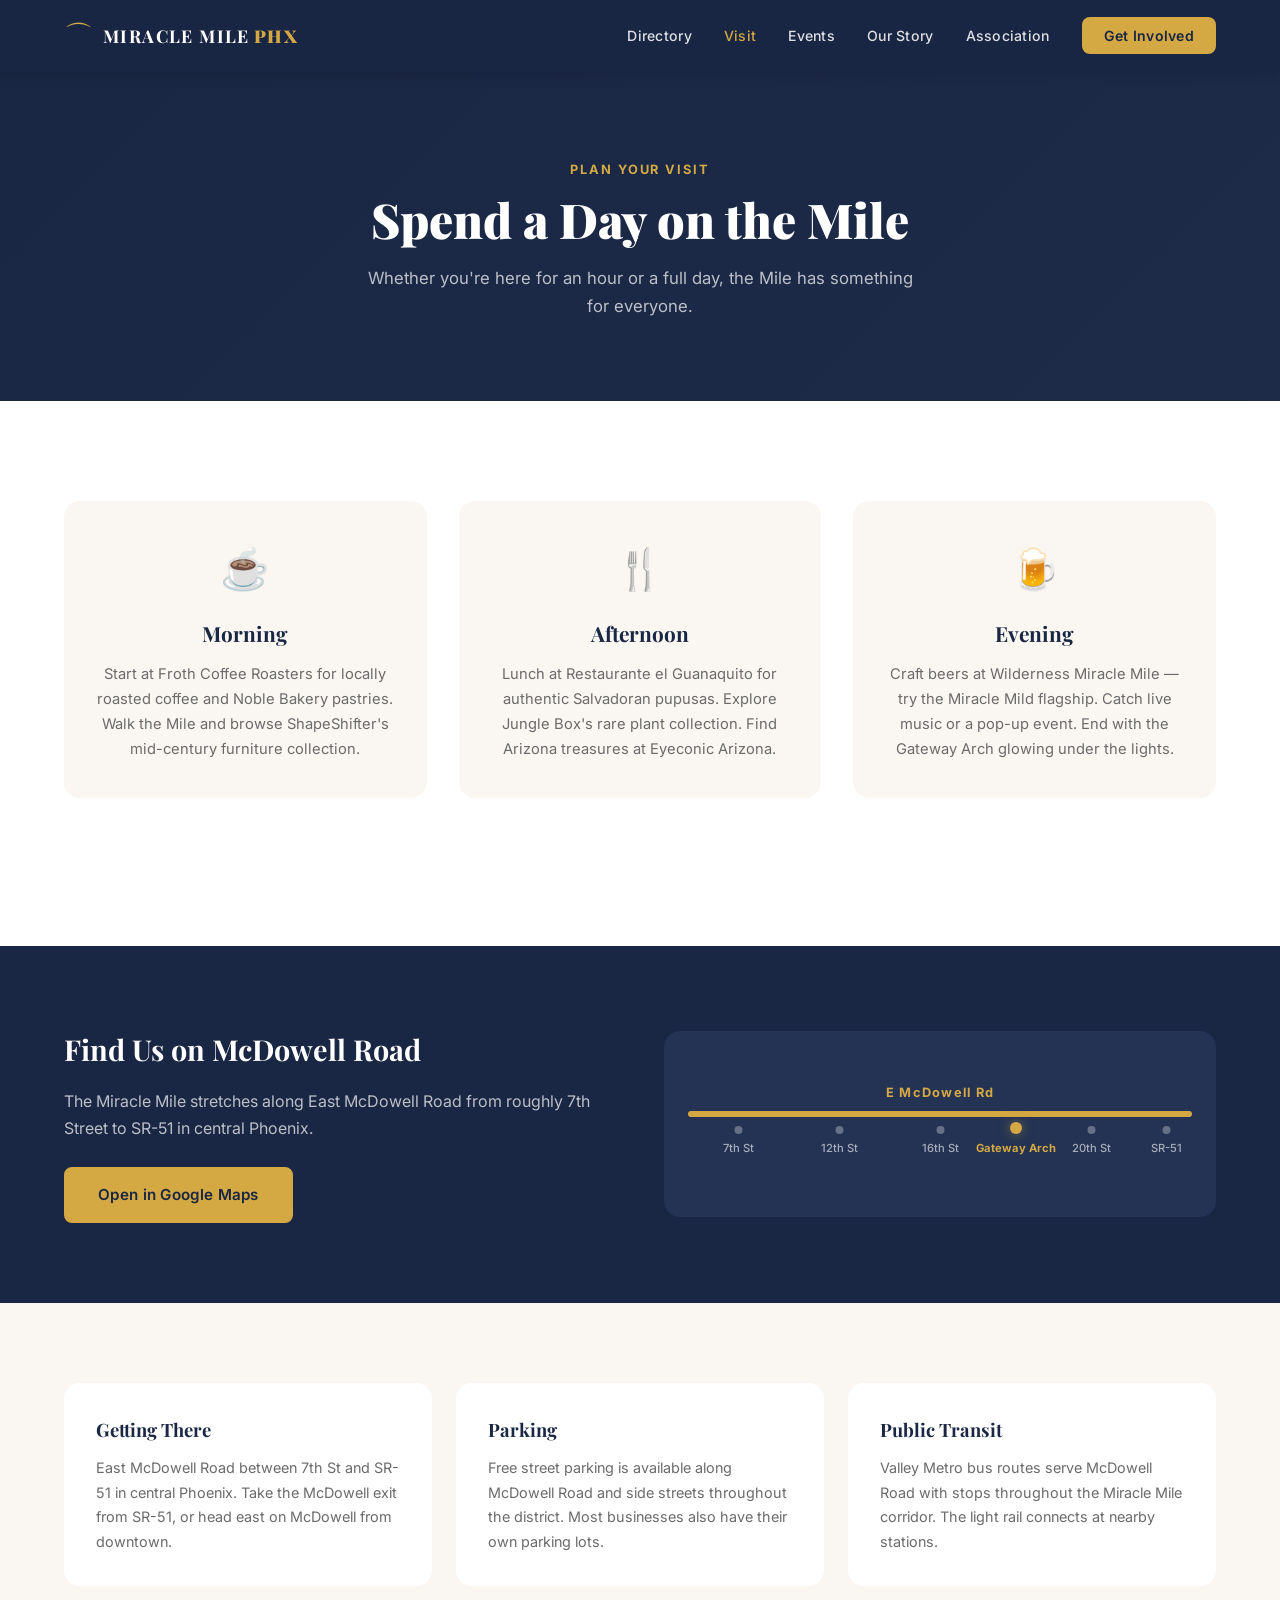
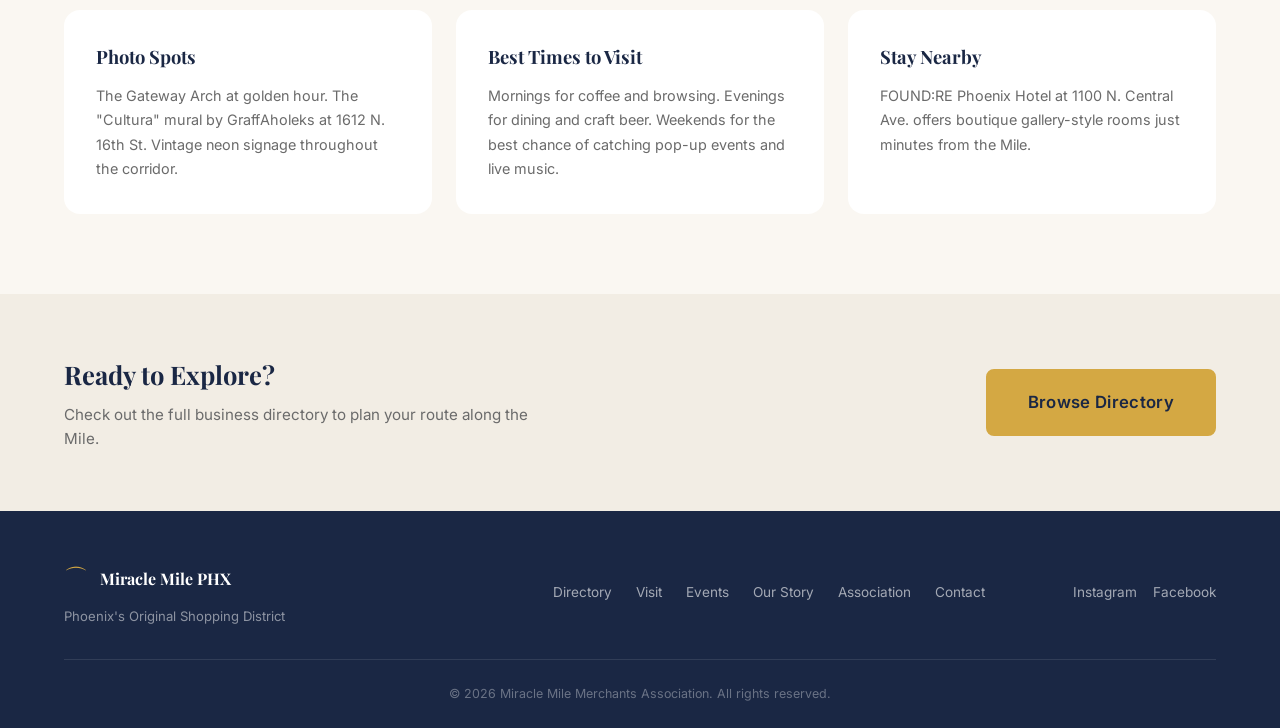
<file: visit.html>
<!DOCTYPE html>
<html lang="en">
<head>
  <meta charset="UTF-8">
  <meta name="viewport" content="width=device-width, initial-scale=1.0">
  <title>Plan Your Visit — Miracle Mile PHX</title>
  <meta name="description" content="Plan your visit to Phoenix's Miracle Mile on McDowell Road. Parking, directions, photo spots, and a morning-to-evening itinerary of the best local businesses.">
  <link rel="preconnect" href="https://fonts.googleapis.com">
  <link rel="preconnect" href="https://fonts.gstatic.com" crossorigin>
  <link href="https://fonts.googleapis.com/css2?family=Playfair+Display:wght@700;900&family=Inter:wght@400;500;600;700&display=swap" rel="stylesheet">
  <link rel="stylesheet" href="css/style.css">
</head>
<body>

  <nav class="nav nav--scrolled" id="nav">
    <div class="nav__inner">
      <a href="index.html" class="nav__logo">
        <span class="nav__logo-icon">⌒</span>
        <span class="nav__logo-text">MIRACLE MILE<span class="nav__logo-sub">PHX</span></span>
      </a>
      <button class="nav__toggle" id="navToggle" aria-label="Toggle menu">
        <span></span><span></span><span></span>
      </button>
      <ul class="nav__links" id="navLinks">
        <li><a href="directory.html">Directory</a></li>
        <li><a href="visit.html" class="active">Visit</a></li>
        <li><a href="events.html">Events</a></li>
        <li><a href="story.html">Our Story</a></li>
        <li><a href="association.html">Association</a></li>
        <li><a href="association.html#contact" class="nav__cta">Get Involved</a></li>
      </ul>
    </div>
  </nav>

  <header class="page-header page-header--image page-header--aerial">
    <div class="container">
      <p class="section-tag">Plan Your Visit</p>
      <h1 class="page-header__title">Spend a Day on the Mile</h1>
      <p class="page-header__sub">Whether you're here for an hour or a full day, the Mile has something for everyone.</p>
    </div>
  </header>

  <!-- ITINERARY -->
  <section class="visit" id="visit">
    <div class="container">
      <div class="visit__grid">
        <div class="visit__card">
          <div class="visit__icon">&#9749;</div>
          <h3>Morning</h3>
          <p>Start at Froth Coffee Roasters for locally roasted coffee and Noble Bakery pastries. Walk the Mile and browse ShapeShifter's mid-century furniture collection.</p>
        </div>
        <div class="visit__card">
          <div class="visit__icon">&#127860;</div>
          <h3>Afternoon</h3>
          <p>Lunch at Restaurante el Guanaquito for authentic Salvadoran pupusas. Explore Jungle Box's rare plant collection. Find Arizona treasures at Eyeconic Arizona.</p>
        </div>
        <div class="visit__card">
          <div class="visit__icon">&#127866;</div>
          <h3>Evening</h3>
          <p>Craft beers at Wilderness Miracle Mile — try the Miracle Mild flagship. Catch live music or a pop-up event. End with the Gateway Arch glowing under the lights.</p>
        </div>
      </div>
    </div>
  </section>

  <!-- MAP -->
  <section class="map-callout">
    <div class="container">
      <div class="map-callout__inner">
        <div class="map-callout__text">
          <h3>Find Us on McDowell Road</h3>
          <p>The Miracle Mile stretches along East McDowell Road from roughly 7th Street to SR-51 in central Phoenix.</p>
          <a href="https://maps.google.com/?q=Miracle+Mile+McDowell+Road+Phoenix+AZ" target="_blank" rel="noopener" class="btn btn--primary">Open in Google Maps</a>
        </div>
        <div class="map-callout__map">
          <div class="map-placeholder">
            <div class="map-placeholder__road">
              <span class="map-placeholder__label-road">E McDowell Rd</span>
            </div>
            <div class="map-placeholder__pins">
              <span class="map-pin" style="left:10%">7th St</span>
              <span class="map-pin" style="left:30%">12th St</span>
              <span class="map-pin" style="left:50%">16th St</span>
              <span class="map-pin accent" style="left:65%">Gateway Arch</span>
              <span class="map-pin" style="left:80%">20th St</span>
              <span class="map-pin" style="left:95%">SR-51</span>
            </div>
          </div>
        </div>
      </div>
    </div>
  </section>

  <!-- PRACTICAL INFO -->
  <section class="info-section">
    <div class="container">
      <div class="info-grid">
        <div class="info-card">
          <h3>Getting There</h3>
          <p>East McDowell Road between 7th St and SR-51 in central Phoenix. Take the McDowell exit from SR-51, or head east on McDowell from downtown.</p>
        </div>
        <div class="info-card">
          <h3>Parking</h3>
          <p>Free street parking is available along McDowell Road and side streets throughout the district. Most businesses also have their own parking lots.</p>
        </div>
        <div class="info-card">
          <h3>Public Transit</h3>
          <p>Valley Metro bus routes serve McDowell Road with stops throughout the Miracle Mile corridor. The light rail connects at nearby stations.</p>
        </div>
        <div class="info-card">
          <h3>Photo Spots</h3>
          <p>The Gateway Arch at golden hour. The "Cultura" mural by GraffAholeks at 1612 N. 16th St. Vintage neon signage throughout the corridor.</p>
        </div>
        <div class="info-card">
          <h3>Best Times to Visit</h3>
          <p>Mornings for coffee and browsing. Evenings for dining and craft beer. Weekends for the best chance of catching pop-up events and live music.</p>
        </div>
        <div class="info-card">
          <h3>Stay Nearby</h3>
          <p>FOUND:RE Phoenix Hotel at 1100 N. Central Ave. offers boutique gallery-style rooms just minutes from the Mile.</p>
        </div>
      </div>
    </div>
  </section>

  <section class="cta-banner">
    <div class="container">
      <div class="cta-banner__inner">
        <div>
          <h2>Ready to Explore?</h2>
          <p>Check out the full business directory to plan your route along the Mile.</p>
        </div>
        <a href="directory.html" class="btn btn--primary btn--lg">Browse Directory</a>
      </div>
    </div>
  </section>

  <footer class="footer">
    <div class="container">
      <div class="footer__inner">
        <div class="footer__brand">
          <span class="nav__logo-icon">⌒</span>
          <span class="footer__name">Miracle Mile PHX</span>
          <p class="footer__tagline">Phoenix's Original Shopping District</p>
        </div>
        <div class="footer__links">
          <a href="directory.html">Directory</a>
          <a href="visit.html">Visit</a>
          <a href="events.html">Events</a>
          <a href="story.html">Our Story</a>
          <a href="association.html">Association</a>
          <a href="association.html#contact">Contact</a>
        </div>
        <div class="footer__social">
          <a href="https://www.instagram.com/mmmphx/" target="_blank" rel="noopener">Instagram</a>
          <a href="https://www.facebook.com/MiracleMileMcDowell" target="_blank" rel="noopener">Facebook</a>
        </div>
      </div>
      <div class="footer__bottom">
        <p>&copy; 2026 Miracle Mile Merchants Association. All rights reserved.</p>
      </div>
    </div>
  </footer>

  <script src="js/app.js"></script>
</body>
</html>
</file>
<file: css/style.css>
/* ============================================
   MIRACLE MILE PHX — Stylesheet
   ============================================ */

:root {
  --color-navy: #1a2744;
  --color-navy-light: #243353;
  --color-gold: #d4a843;
  --color-gold-light: #f0d68a;
  --color-cream: #faf7f2;
  --color-white: #ffffff;
  --color-sand: #f2ede4;
  --color-text: #2c2c2c;
  --color-text-light: #6b6b6b;
  --color-accent: #c75b3a;
  --color-success: #3a8c6e;
  --font-display: 'Playfair Display', Georgia, serif;
  --font-body: 'Inter', -apple-system, sans-serif;
  --shadow-sm: 0 1px 3px rgba(0,0,0,0.08);
  --shadow-md: 0 4px 12px rgba(0,0,0,0.1);
  --shadow-lg: 0 8px 30px rgba(0,0,0,0.12);
  --shadow-xl: 0 20px 60px rgba(0,0,0,0.15);
  --radius: 8px;
  --radius-lg: 16px;
  --transition: 0.3s cubic-bezier(0.4, 0, 0.2, 1);
}

*, *::before, *::after { box-sizing: border-box; margin: 0; padding: 0; }

html { scroll-behavior: smooth; font-size: 16px; }

body {
  font-family: var(--font-body);
  color: var(--color-text);
  background: var(--color-white);
  line-height: 1.6;
  -webkit-font-smoothing: antialiased;
}

img { max-width: 100%; display: block; }
a { color: inherit; text-decoration: none; }
ul { list-style: none; }

.container {
  max-width: 1200px;
  margin: 0 auto;
  padding: 0 24px;
}

/* ---- BUTTONS ---- */
.btn {
  display: inline-flex;
  align-items: center;
  justify-content: center;
  padding: 14px 32px;
  border-radius: var(--radius);
  font-family: var(--font-body);
  font-size: 0.95rem;
  font-weight: 600;
  letter-spacing: 0.02em;
  cursor: pointer;
  transition: var(--transition);
  border: 2px solid transparent;
  gap: 8px;
}
.btn--primary {
  background: var(--color-gold);
  color: var(--color-navy);
  border-color: var(--color-gold);
}
.btn--primary:hover {
  background: var(--color-gold-light);
  border-color: var(--color-gold-light);
  transform: translateY(-2px);
  box-shadow: var(--shadow-md);
}
.btn--outline {
  background: transparent;
  color: var(--color-white);
  border-color: rgba(255,255,255,0.4);
}
.btn--outline:hover {
  border-color: var(--color-white);
  background: rgba(255,255,255,0.1);
}
.btn--full { width: 100%; }
.btn--lg { padding: 18px 40px; font-size: 1.05rem; }

/* ---- SECTION HEADERS ---- */
.section-header {
  text-align: center;
  max-width: 640px;
  margin: 0 auto 48px;
}
.section-tag {
  font-size: 0.8rem;
  font-weight: 700;
  letter-spacing: 0.15em;
  text-transform: uppercase;
  color: var(--color-gold);
  margin-bottom: 12px;
}
.section-title {
  font-family: var(--font-display);
  font-size: clamp(2rem, 4vw, 2.8rem);
  font-weight: 900;
  color: var(--color-navy);
  line-height: 1.15;
  margin-bottom: 16px;
}
.section-sub {
  font-size: 1.05rem;
  color: var(--color-text-light);
  line-height: 1.7;
}

/* ============================================
   NAVIGATION
   ============================================ */
.nav {
  position: fixed;
  top: 0;
  left: 0;
  right: 0;
  z-index: 1000;
  background: transparent;
  transition: var(--transition);
}
.nav--scrolled {
  background: rgba(26, 39, 68, 0.97);
  backdrop-filter: blur(12px);
  box-shadow: var(--shadow-md);
}
.nav__inner {
  max-width: 1200px;
  margin: 0 auto;
  padding: 0 24px;
  display: flex;
  align-items: center;
  justify-content: space-between;
  height: 72px;
}
.nav__logo {
  display: flex;
  align-items: center;
  gap: 10px;
  color: var(--color-white);
}
.nav__logo-icon {
  font-size: 1.8rem;
  color: var(--color-gold);
}
.nav__logo-text {
  font-family: var(--font-display);
  font-size: 1.1rem;
  font-weight: 700;
  letter-spacing: 0.08em;
}
.nav__logo-sub {
  color: var(--color-gold);
  margin-left: 4px;
  font-weight: 900;
}
.nav__links {
  display: flex;
  align-items: center;
  gap: 32px;
}
.nav__links a {
  color: rgba(255,255,255,0.85);
  font-size: 0.88rem;
  font-weight: 500;
  letter-spacing: 0.02em;
  transition: var(--transition);
}
.nav__links a:hover { color: var(--color-gold); }
.nav__cta {
  background: var(--color-gold) !important;
  color: var(--color-navy) !important;
  padding: 10px 22px !important;
  border-radius: var(--radius) !important;
  font-weight: 600 !important;
}
.nav__cta:hover {
  background: var(--color-gold-light) !important;
  transform: translateY(-1px);
}
.nav__toggle {
  display: none;
  flex-direction: column;
  gap: 5px;
  background: none;
  border: none;
  cursor: pointer;
  padding: 8px;
}
.nav__toggle span {
  width: 24px;
  height: 2px;
  background: var(--color-white);
  transition: var(--transition);
}

/* ============================================
   HERO
   ============================================ */
.hero {
  position: relative;
  min-height: 100vh;
  display: flex;
  align-items: center;
  justify-content: center;
  overflow: hidden;
}
.hero__bg {
  position: absolute;
  inset: 0;
  background-size: cover;
  background-position: center;
  background-repeat: no-repeat;
  z-index: 0;
}
.hero__bg::after {
  content: '';
  position: absolute;
  inset: 0;
  background:
    linear-gradient(135deg, rgba(26,39,68,0.82) 0%, rgba(26,39,68,0.6) 50%, rgba(199,91,58,0.35) 100%);
  z-index: 1;
}
.hero__content {
  position: relative;
  z-index: 2;
  text-align: center;
  padding: 120px 24px 80px;
  max-width: 800px;
}
.hero__tag {
  font-size: 0.85rem;
  font-weight: 600;
  letter-spacing: 0.2em;
  text-transform: uppercase;
  color: var(--color-gold);
  margin-bottom: 24px;
}
.hero__title {
  font-family: var(--font-display);
  font-size: clamp(2.5rem, 7vw, 4.5rem);
  font-weight: 900;
  color: var(--color-white);
  line-height: 1.08;
  margin-bottom: 24px;
}
.hero__sub {
  font-size: 1.15rem;
  color: rgba(255,255,255,0.8);
  line-height: 1.7;
  margin-bottom: 40px;
  max-width: 560px;
  margin-left: auto;
  margin-right: auto;
}
.hero__actions {
  display: flex;
  gap: 16px;
  justify-content: center;
  flex-wrap: wrap;
  margin-bottom: 64px;
}
.hero__stats {
  display: flex;
  gap: 48px;
  justify-content: center;
  flex-wrap: wrap;
}
.hero__stat {
  text-align: center;
}
.hero__stat-num {
  font-family: var(--font-display);
  font-size: 2.5rem;
  font-weight: 900;
  color: var(--color-gold);
  line-height: 1;
}
.hero__stat-plus {
  font-family: var(--font-display);
  font-size: 1.5rem;
  font-weight: 700;
  color: var(--color-gold);
}
.hero__stat-label {
  display: block;
  font-size: 0.8rem;
  color: rgba(255,255,255,0.6);
  margin-top: 4px;
  letter-spacing: 0.05em;
  text-transform: uppercase;
  font-weight: 500;
}
.hero__scroll {
  position: absolute;
  bottom: 32px;
  left: 50%;
  transform: translateX(-50%);
  z-index: 2;
  display: flex;
  flex-direction: column;
  align-items: center;
  gap: 8px;
}
.hero__scroll span {
  font-size: 0.72rem;
  color: rgba(255,255,255,0.4);
  letter-spacing: 0.15em;
  text-transform: uppercase;
}
.hero__scroll-line {
  width: 1px;
  height: 40px;
  background: linear-gradient(to bottom, rgba(255,255,255,0.4), transparent);
  animation: scrollPulse 2s infinite;
}
@keyframes scrollPulse {
  0%, 100% { opacity: 0.3; }
  50% { opacity: 1; }
}

/* ============================================
   DIRECTORY
   ============================================ */
.directory {
  padding: 100px 0;
  background: var(--color-cream);
}
.directory__filters {
  display: flex;
  gap: 8px;
  justify-content: center;
  flex-wrap: wrap;
  margin-bottom: 24px;
}
.filter-btn {
  padding: 10px 24px;
  border: 2px solid var(--color-sand);
  border-radius: 100px;
  background: var(--color-white);
  font-family: var(--font-body);
  font-size: 0.85rem;
  font-weight: 600;
  color: var(--color-text-light);
  cursor: pointer;
  transition: var(--transition);
}
.filter-btn:hover {
  border-color: var(--color-gold);
  color: var(--color-navy);
}
.filter-btn.active {
  background: var(--color-navy);
  border-color: var(--color-navy);
  color: var(--color-white);
}
.directory__search {
  max-width: 480px;
  margin: 0 auto 40px;
}
.search-input {
  width: 100%;
  padding: 14px 20px;
  border: 2px solid var(--color-sand);
  border-radius: var(--radius);
  font-family: var(--font-body);
  font-size: 0.95rem;
  background: var(--color-white);
  transition: var(--transition);
}
.search-input:focus {
  outline: none;
  border-color: var(--color-gold);
  box-shadow: 0 0 0 4px rgba(212,168,67,0.15);
}
.directory__grid {
  display: grid;
  grid-template-columns: repeat(auto-fill, minmax(280px, 1fr));
  gap: 24px;
}

/* Business Card */
.biz-card {
  background: var(--color-white);
  border-radius: var(--radius-lg);
  padding: 28px;
  transition: var(--transition);
  border: 1px solid rgba(0,0,0,0.04);
  position: relative;
  overflow: hidden;
}
.biz-card::before {
  content: '';
  position: absolute;
  top: 0;
  left: 0;
  right: 0;
  height: 4px;
  background: var(--color-gold);
  transform: scaleX(0);
  transition: var(--transition);
  transform-origin: left;
}
.biz-card:hover {
  transform: translateY(-4px);
  box-shadow: var(--shadow-lg);
}
.biz-card:hover::before { transform: scaleX(1); }
.biz-card__category {
  display: inline-block;
  font-size: 0.7rem;
  font-weight: 700;
  letter-spacing: 0.12em;
  text-transform: uppercase;
  color: var(--color-gold);
  background: rgba(212,168,67,0.1);
  padding: 4px 12px;
  border-radius: 100px;
  margin-bottom: 12px;
}
.biz-card__name {
  font-family: var(--font-display);
  font-size: 1.25rem;
  font-weight: 700;
  color: var(--color-navy);
  margin-bottom: 8px;
}
.biz-card__desc {
  font-size: 0.9rem;
  color: var(--color-text-light);
  line-height: 1.6;
  margin-bottom: 16px;
}
.biz-card__meta {
  display: flex;
  flex-direction: column;
  gap: 6px;
  font-size: 0.82rem;
  color: var(--color-text-light);
}
.biz-card__meta span {
  display: flex;
  align-items: center;
  gap: 6px;
}
.biz-card__meta a {
  color: var(--color-accent);
  font-weight: 500;
}
.biz-card__meta a:hover { text-decoration: underline; }

.directory__empty {
  text-align: center;
  padding: 48px;
  color: var(--color-text-light);
}

/* ============================================
   MAP CALLOUT
   ============================================ */
.map-callout {
  padding: 80px 0;
  background: var(--color-navy);
  color: var(--color-white);
}
.map-callout__inner {
  display: grid;
  grid-template-columns: 1fr 1fr;
  gap: 48px;
  align-items: center;
}
.map-callout__text h3 {
  font-family: var(--font-display);
  font-size: 1.8rem;
  font-weight: 700;
  margin-bottom: 16px;
}
.map-callout__text p {
  color: rgba(255,255,255,0.7);
  margin-bottom: 24px;
  line-height: 1.7;
}
.map-placeholder {
  background: var(--color-navy-light);
  border-radius: var(--radius-lg);
  padding: 40px 24px;
  position: relative;
}
.map-placeholder__road {
  height: 6px;
  background: var(--color-gold);
  border-radius: 3px;
  position: relative;
  margin: 40px 0 60px;
}
.map-placeholder__label-road {
  position: absolute;
  top: -28px;
  left: 50%;
  transform: translateX(-50%);
  font-size: 0.8rem;
  font-weight: 700;
  color: var(--color-gold);
  letter-spacing: 0.1em;
  white-space: nowrap;
}
.map-placeholder__pins {
  position: relative;
  height: 0;
}
.map-pin {
  position: absolute;
  bottom: 20px;
  transform: translateX(-50%);
  font-size: 0.7rem;
  color: rgba(255,255,255,0.6);
  font-weight: 500;
  white-space: nowrap;
}
.map-pin::before {
  content: '';
  display: block;
  width: 8px;
  height: 8px;
  background: rgba(255,255,255,0.3);
  border-radius: 50%;
  margin: 0 auto 6px;
}
.map-pin.accent {
  color: var(--color-gold);
  font-weight: 700;
}
.map-pin.accent::before {
  background: var(--color-gold);
  width: 12px;
  height: 12px;
  box-shadow: 0 0 12px rgba(212,168,67,0.5);
}

/* ============================================
   VISIT
   ============================================ */
.visit {
  padding: 100px 0;
}
.visit__grid {
  display: grid;
  grid-template-columns: repeat(3, 1fr);
  gap: 32px;
  margin-bottom: 48px;
}
.visit__card {
  background: var(--color-cream);
  border-radius: var(--radius-lg);
  padding: 36px 28px;
  text-align: center;
  transition: var(--transition);
}
.visit__card:hover {
  transform: translateY(-4px);
  box-shadow: var(--shadow-md);
}
.visit__icon {
  font-size: 2.5rem;
  margin-bottom: 16px;
}
.visit__card h3 {
  font-family: var(--font-display);
  font-size: 1.3rem;
  font-weight: 700;
  color: var(--color-navy);
  margin-bottom: 12px;
}
.visit__card p {
  font-size: 0.92rem;
  color: var(--color-text-light);
  line-height: 1.7;
}
.visit__info {
  display: grid;
  grid-template-columns: 1fr 1fr;
  gap: 32px;
  background: var(--color-sand);
  border-radius: var(--radius-lg);
  padding: 36px;
}
.visit__info-item strong {
  display: block;
  font-family: var(--font-display);
  font-size: 1.1rem;
  color: var(--color-navy);
  margin-bottom: 8px;
}
.visit__info-item p {
  font-size: 0.9rem;
  color: var(--color-text-light);
  line-height: 1.7;
}

/* ============================================
   EVENTS
   ============================================ */
.events {
  padding: 100px 0;
  background: var(--color-cream);
}
.events__grid {
  display: grid;
  grid-template-columns: repeat(auto-fit, minmax(300px, 1fr));
  gap: 24px;
  margin-bottom: 32px;
}
.event-card {
  background: var(--color-white);
  border-radius: var(--radius-lg);
  overflow: hidden;
  display: flex;
  transition: var(--transition);
  border: 1px solid rgba(0,0,0,0.04);
}
.event-card:hover {
  transform: translateY(-3px);
  box-shadow: var(--shadow-md);
}
.event-card--featured {
  border-left: 4px solid var(--color-gold);
}
.event-card__date {
  min-width: 80px;
  background: var(--color-navy);
  color: var(--color-white);
  display: flex;
  flex-direction: column;
  align-items: center;
  justify-content: center;
  padding: 20px 12px;
}
.event-card__month {
  font-size: 0.7rem;
  font-weight: 700;
  letter-spacing: 0.1em;
  text-transform: uppercase;
  color: var(--color-gold);
}
.event-card__day {
  font-family: var(--font-display);
  font-size: 1.3rem;
  font-weight: 700;
}
.event-card__body { padding: 20px 24px; }
.event-card__tag {
  display: inline-block;
  font-size: 0.68rem;
  font-weight: 700;
  letter-spacing: 0.1em;
  text-transform: uppercase;
  color: var(--color-accent);
  margin-bottom: 6px;
}
.event-card__body h3 {
  font-family: var(--font-display);
  font-size: 1.15rem;
  font-weight: 700;
  color: var(--color-navy);
  margin-bottom: 8px;
}
.event-card__body p {
  font-size: 0.85rem;
  color: var(--color-text-light);
  line-height: 1.6;
}
.events__cta {
  text-align: center;
  font-size: 0.95rem;
  color: var(--color-text-light);
}
.events__cta a {
  color: var(--color-accent);
  font-weight: 600;
}
.events__cta a:hover { text-decoration: underline; }

/* ============================================
   HISTORY / TIMELINE
   ============================================ */
.history {
  padding: 100px 0;
  background: var(--color-white);
}
.timeline {
  position: relative;
  max-width: 700px;
  margin: 0 auto;
  padding-left: 40px;
}
.timeline::before {
  content: '';
  position: absolute;
  left: 12px;
  top: 0;
  bottom: 0;
  width: 2px;
  background: linear-gradient(to bottom, var(--color-gold), var(--color-sand));
}
.timeline__item {
  position: relative;
  padding-bottom: 40px;
}
.timeline__item::before {
  content: '';
  position: absolute;
  left: -33px;
  top: 6px;
  width: 12px;
  height: 12px;
  border-radius: 50%;
  background: var(--color-sand);
  border: 3px solid var(--color-gold);
}
.timeline__item--now::before {
  background: var(--color-gold);
  box-shadow: 0 0 12px rgba(212,168,67,0.5);
  width: 16px;
  height: 16px;
  left: -35px;
  top: 4px;
}
.timeline__year {
  font-family: var(--font-display);
  font-size: 1.1rem;
  font-weight: 900;
  color: var(--color-gold);
  margin-bottom: 8px;
}
.timeline__content h3 {
  font-family: var(--font-display);
  font-size: 1.15rem;
  font-weight: 700;
  color: var(--color-navy);
  margin-bottom: 6px;
}
.timeline__content p {
  font-size: 0.9rem;
  color: var(--color-text-light);
  line-height: 1.7;
}
.timeline__image {
  margin-top: 16px;
  border-radius: var(--radius);
  overflow: hidden;
  box-shadow: var(--shadow-md);
  border: 2px solid var(--color-sand);
}
.timeline__image img {
  width: 100%;
  height: auto;
  display: block;
}
.timeline__image figcaption {
  font-size: 0.75rem;
  color: var(--color-text-light);
  font-style: italic;
  padding: 8px 12px;
  background: var(--color-cream);
}

/* ============================================
   ASSOCIATION
   ============================================ */
.association {
  padding: 100px 0;
  background: var(--color-cream);
}
.association__grid {
  display: grid;
  grid-template-columns: 1fr 1fr;
  gap: 32px;
  margin-bottom: 48px;
}
.association__card {
  background: var(--color-white);
  border-radius: var(--radius-lg);
  padding: 36px;
}
.association__card h3 {
  font-family: var(--font-display);
  font-size: 1.4rem;
  font-weight: 700;
  color: var(--color-navy);
  margin-bottom: 20px;
}
.association__card ul {
  margin-bottom: 24px;
}
.association__card li {
  padding: 8px 0;
  padding-left: 20px;
  position: relative;
  font-size: 0.92rem;
  color: var(--color-text-light);
  border-bottom: 1px solid var(--color-sand);
}
.association__card li:last-child { border-bottom: none; }
.association__card li::before {
  content: '→';
  position: absolute;
  left: 0;
  color: var(--color-gold);
  font-weight: 700;
}
.association__card p {
  font-size: 0.92rem;
  color: var(--color-text-light);
  line-height: 1.7;
  margin-bottom: 16px;
}
.association__card .btn { margin-top: 8px; }
.association__card .btn--outline {
  color: var(--color-navy);
  border-color: var(--color-navy);
}
.association__card .btn--outline:hover {
  background: var(--color-navy);
  color: var(--color-white);
}
.association__leadership {
  text-align: center;
}
.association__leadership h3 {
  font-family: var(--font-display);
  font-size: 1.2rem;
  color: var(--color-navy);
  margin-bottom: 20px;
}
.leadership__list {
  display: flex;
  gap: 48px;
  justify-content: center;
  flex-wrap: wrap;
}
.leadership__person {
  text-align: center;
}
.leadership__person strong {
  display: block;
  font-size: 1rem;
  color: var(--color-navy);
}
.leadership__person span {
  font-size: 0.85rem;
  color: var(--color-text-light);
}

/* ============================================
   DONATE
   ============================================ */
.donate {
  padding: 80px 0;
  background: linear-gradient(135deg, var(--color-navy) 0%, var(--color-navy-light) 100%);
  color: var(--color-white);
}
.donate__inner {
  text-align: center;
  max-width: 560px;
  margin: 0 auto;
}
.donate__inner h2 {
  font-family: var(--font-display);
  font-size: 2rem;
  font-weight: 900;
  margin-bottom: 16px;
}
.donate__inner p {
  color: rgba(255,255,255,0.7);
  font-size: 1.05rem;
  line-height: 1.7;
  margin-bottom: 32px;
}

/* ============================================
   CONTACT
   ============================================ */
.contact {
  padding: 100px 0;
}
.contact__grid {
  display: grid;
  grid-template-columns: 1fr 1fr;
  gap: 64px;
  align-items: start;
}
.contact__info h2 {
  font-family: var(--font-display);
  font-size: 2rem;
  font-weight: 900;
  color: var(--color-navy);
  margin-bottom: 16px;
}
.contact__info > p {
  color: var(--color-text-light);
  margin-bottom: 32px;
  line-height: 1.7;
}
.contact__details {
  display: flex;
  flex-direction: column;
  gap: 20px;
}
.contact__detail strong {
  display: block;
  font-size: 0.8rem;
  letter-spacing: 0.1em;
  text-transform: uppercase;
  color: var(--color-navy);
  margin-bottom: 4px;
}
.contact__detail a {
  color: var(--color-accent);
  font-weight: 500;
}
.contact__detail a:hover { text-decoration: underline; }
.contact__social {
  display: flex;
  gap: 16px;
}
.contact__social a {
  color: var(--color-accent);
  font-weight: 500;
}

/* Contact Form */
.contact__form {
  display: flex;
  flex-direction: column;
  gap: 16px;
}
.form-row input,
.form-row select,
.form-row textarea {
  width: 100%;
  padding: 14px 18px;
  border: 2px solid var(--color-sand);
  border-radius: var(--radius);
  font-family: var(--font-body);
  font-size: 0.92rem;
  background: var(--color-cream);
  transition: var(--transition);
  color: var(--color-text);
}
.form-row input:focus,
.form-row select:focus,
.form-row textarea:focus {
  outline: none;
  border-color: var(--color-gold);
  box-shadow: 0 0 0 4px rgba(212,168,67,0.12);
  background: var(--color-white);
}
.form-row textarea { resize: vertical; }

/* ============================================
   FOOTER
   ============================================ */
.footer {
  background: var(--color-navy);
  color: var(--color-white);
  padding: 48px 0 24px;
}
.footer__inner {
  display: flex;
  align-items: center;
  justify-content: space-between;
  flex-wrap: wrap;
  gap: 24px;
  padding-bottom: 32px;
  border-bottom: 1px solid rgba(255,255,255,0.1);
}
.footer__brand {
  display: flex;
  align-items: center;
  gap: 12px;
  flex-wrap: wrap;
}
.footer__brand .nav__logo-icon {
  font-size: 1.5rem;
}
.footer__name {
  font-family: var(--font-display);
  font-size: 1rem;
  font-weight: 700;
}
.footer__tagline {
  width: 100%;
  font-size: 0.82rem;
  color: rgba(255,255,255,0.5);
  margin-top: -4px;
}
.footer__links {
  display: flex;
  gap: 24px;
  flex-wrap: wrap;
}
.footer__links a {
  font-size: 0.85rem;
  color: rgba(255,255,255,0.6);
  transition: var(--transition);
}
.footer__links a:hover { color: var(--color-gold); }
.footer__social {
  display: flex;
  gap: 16px;
}
.footer__social a {
  font-size: 0.85rem;
  color: rgba(255,255,255,0.6);
  transition: var(--transition);
}
.footer__social a:hover { color: var(--color-gold); }
.footer__bottom {
  padding-top: 24px;
  text-align: center;
}
.footer__bottom p {
  font-size: 0.78rem;
  color: rgba(255,255,255,0.35);
}

/* ============================================
   PAGE HEADERS (inner pages)
   ============================================ */
.page-header {
  background: linear-gradient(135deg, var(--color-navy) 0%, var(--color-navy-light) 100%);
  padding: 140px 0 60px;
  text-align: center;
  position: relative;
  overflow: hidden;
}
.page-header--image {
  padding: 160px 0 80px;
}
.page-header--image::before {
  content: '';
  position: absolute;
  inset: 0;
  background-size: cover;
  background-position: center;
  z-index: 0;
}
.page-header--image::after {
  content: '';
  position: absolute;
  inset: 0;
  background: linear-gradient(135deg, rgba(26,39,68,0.85) 0%, rgba(26,39,68,0.7) 100%);
  z-index: 1;
}
.page-header--image .container {
  position: relative;
  z-index: 2;
}
.page-header--storefronts::before {
  background-image: url('https://d8j0ntlcm91z4.cloudfront.net/user_398e9kLQt6ZbM34KjjmBdLQ12pl/hf_20260514_030806_3ef81d17-cb13-43f7-b3d1-5c54c61c32d5_min.webp');
}
.page-header--aerial::before {
  background-image: url('https://d8j0ntlcm91z4.cloudfront.net/user_398e9kLQt6ZbM34KjjmBdLQ12pl/hf_20260514_030809_2b55371f-c37c-47f7-9dd3-a12b1add9683_min.webp');
}
.page-header--district::before {
  background-image: url('https://d8j0ntlcm91z4.cloudfront.net/user_398e9kLQt6ZbM34KjjmBdLQ12pl/hf_20260514_030806_2d02a430-6ea5-425b-90ee-c2e3fc892006_min.webp');
}
.page-header--hero::before {
  background-image: url('https://d8j0ntlcm91z4.cloudfront.net/user_398e9kLQt6ZbM34KjjmBdLQ12pl/hf_20260514_034245_e4b1126c-2e9d-473e-869d-a09d92994dc5_min.webp');
}
.page-header .section-tag { color: var(--color-gold); }
.page-header__title {
  font-family: var(--font-display);
  font-size: clamp(2rem, 5vw, 3rem);
  font-weight: 900;
  color: var(--color-white);
  line-height: 1.15;
  margin-bottom: 16px;
}
.page-header__sub {
  font-size: 1.05rem;
  color: rgba(255,255,255,0.7);
  max-width: 560px;
  margin: 0 auto;
  line-height: 1.7;
}

/* Active nav link */
.nav__links a.active {
  color: var(--color-gold) !important;
}

/* ============================================
   HIGHLIGHTS (home page)
   ============================================ */
.highlights {
  padding: 80px 0;
  background: var(--color-white);
  margin-top: -40px;
  position: relative;
  z-index: 3;
}
.highlights__grid {
  display: grid;
  grid-template-columns: repeat(3, 1fr);
  gap: 24px;
}
.highlight-card {
  background: var(--color-cream);
  border-radius: var(--radius-lg);
  padding: 36px 28px;
  text-align: center;
  transition: var(--transition);
  display: block;
  border: 2px solid transparent;
}
.highlight-card:hover {
  transform: translateY(-6px);
  box-shadow: var(--shadow-lg);
  border-color: var(--color-gold);
}
.highlight-card__icon {
  font-size: 2.5rem;
  margin-bottom: 16px;
}
.highlight-card h3 {
  font-family: var(--font-display);
  font-size: 1.3rem;
  font-weight: 700;
  color: var(--color-navy);
  margin-bottom: 12px;
}
.highlight-card p {
  font-size: 0.9rem;
  color: var(--color-text-light);
  line-height: 1.7;
  margin-bottom: 16px;
}
.highlight-card__link {
  font-size: 0.85rem;
  font-weight: 600;
  color: var(--color-accent);
}

/* ============================================
   FEATURED BUSINESSES (home page)
   ============================================ */
.featured {
  padding: 80px 0;
  background: var(--color-cream);
}
.featured__grid {
  display: grid;
  grid-template-columns: repeat(auto-fill, minmax(280px, 1fr));
  gap: 24px;
  margin-bottom: 40px;
}
.featured__cta {
  text-align: center;
}

/* ============================================
   CTA BANNER
   ============================================ */
.cta-banner {
  padding: 60px 0;
  background: var(--color-sand);
}
.cta-banner__inner {
  display: flex;
  align-items: center;
  justify-content: space-between;
  gap: 32px;
  flex-wrap: wrap;
}
.cta-banner__inner h2 {
  font-family: var(--font-display);
  font-size: 1.6rem;
  font-weight: 700;
  color: var(--color-navy);
  margin-bottom: 8px;
}
.cta-banner__inner p {
  color: var(--color-text-light);
  font-size: 0.95rem;
  max-width: 500px;
}

/* ============================================
   DIRECTORY CONTROLS (directory page)
   ============================================ */
.directory__controls {
  margin-bottom: 32px;
}
.directory__count {
  font-size: 0.85rem;
  color: var(--color-text-light);
  margin-bottom: 24px;
  text-align: center;
}

/* ============================================
   INFO GRID (visit page)
   ============================================ */
.info-section {
  padding: 80px 0;
  background: var(--color-cream);
}
.info-grid {
  display: grid;
  grid-template-columns: repeat(3, 1fr);
  gap: 24px;
}
.info-card {
  background: var(--color-white);
  border-radius: var(--radius-lg);
  padding: 32px;
}
.info-card h3 {
  font-family: var(--font-display);
  font-size: 1.15rem;
  font-weight: 700;
  color: var(--color-navy);
  margin-bottom: 12px;
}
.info-card p {
  font-size: 0.9rem;
  color: var(--color-text-light);
  line-height: 1.7;
}

/* ============================================
   EVENTS SUBMIT (events page)
   ============================================ */
.events__submit {
  margin-top: 48px;
}
.events__submit-inner {
  background: var(--color-white);
  border-radius: var(--radius-lg);
  padding: 48px;
  text-align: center;
  border: 2px dashed var(--color-gold);
}
.events__submit-inner h3 {
  font-family: var(--font-display);
  font-size: 1.4rem;
  color: var(--color-navy);
  margin-bottom: 12px;
}
.events__submit-inner p {
  color: var(--color-text-light);
  max-width: 500px;
  margin: 0 auto 24px;
  line-height: 1.7;
}

/* ============================================
   STORY INTRO (story page)
   ============================================ */
.story-intro {
  padding: 80px 0;
  background: var(--color-white);
}
.story-intro__content {
  max-width: 680px;
  margin: 0 auto;
}
.story-intro__lead {
  font-size: 1.2rem;
  line-height: 1.8;
  color: var(--color-navy);
  font-weight: 500;
  margin-bottom: 24px;
}
.story-intro__content p {
  font-size: 1rem;
  color: var(--color-text-light);
  line-height: 1.8;
  margin-bottom: 20px;
}

/* ============================================
   ARCH SECTION (story page)
   ============================================ */
.arch-section {
  padding: 80px 0;
  background: var(--color-cream);
}
.arch-section__inner {
  max-width: 800px;
  margin: 0 auto;
  display: grid;
  grid-template-columns: 1fr 1fr;
  gap: 40px;
  align-items: center;
}
.arch-section__image {
  border-radius: var(--radius-lg);
  overflow: hidden;
  box-shadow: var(--shadow-lg);
}
.arch-section__image img {
  width: 100%;
  height: auto;
  display: block;
}
@media (max-width: 768px) {
  .arch-section__inner {
    grid-template-columns: 1fr;
  }
}
.arch-section__text .section-title {
  text-align: left;
}
.arch-section__text .section-tag {
  text-align: left;
}
.arch-section__text p {
  font-size: 1rem;
  color: var(--color-text-light);
  line-height: 1.8;
  margin-bottom: 16px;
}

/* ============================================
   DESIGNATION (story page)
   ============================================ */
.designation {
  padding: 60px 0;
  background: var(--color-navy);
  color: var(--color-white);
}
.designation__inner {
  text-align: center;
  max-width: 600px;
  margin: 0 auto;
}
.designation__inner h3 {
  font-family: var(--font-display);
  font-size: 1.4rem;
  font-weight: 700;
  color: var(--color-gold);
  margin-bottom: 16px;
}
.designation__inner p {
  color: rgba(255,255,255,0.7);
  line-height: 1.7;
}

/* ============================================
   LEADERSHIP SECTION (association page)
   ============================================ */
.leadership-section {
  padding: 60px 0;
  background: var(--color-white);
  text-align: center;
}

/* ============================================
   IMPACT (association page)
   ============================================ */
.impact {
  padding: 80px 0;
  background: var(--color-cream);
}
.impact__grid {
  display: grid;
  grid-template-columns: repeat(4, 1fr);
  gap: 24px;
  text-align: center;
}
.impact__item {
  background: var(--color-white);
  border-radius: var(--radius-lg);
  padding: 36px 20px;
}
.impact__num {
  font-family: var(--font-display);
  font-size: 2.5rem;
  font-weight: 900;
  color: var(--color-gold);
  line-height: 1;
  margin-bottom: 8px;
}
.impact__label {
  font-size: 0.85rem;
  color: var(--color-text-light);
  font-weight: 500;
  text-transform: uppercase;
  letter-spacing: 0.08em;
}

/* ============================================
   ANIMATIONS
   ============================================ */
.fade-in {
  opacity: 0;
  transform: translateY(24px);
  transition: opacity 0.6s ease, transform 0.6s ease;
}
.fade-in.visible {
  opacity: 1;
  transform: translateY(0);
}

/* ============================================
   RESPONSIVE
   ============================================ */
@media (max-width: 900px) {
  .nav__links {
    display: none;
    position: absolute;
    top: 72px;
    left: 0;
    right: 0;
    background: rgba(26,39,68,0.98);
    flex-direction: column;
    padding: 24px;
    gap: 16px;
  }
  .nav__links.open { display: flex; }
  .nav__toggle { display: flex; }

  .map-callout__inner { grid-template-columns: 1fr; }
  .visit__grid { grid-template-columns: 1fr; }
  .visit__info { grid-template-columns: 1fr; }
  .association__grid { grid-template-columns: 1fr; }
  .contact__grid { grid-template-columns: 1fr; }
  .hero__stats { gap: 32px; }
  .highlights__grid { grid-template-columns: 1fr; }
  .info-grid { grid-template-columns: 1fr; }
  .impact__grid { grid-template-columns: repeat(2, 1fr); }
  .cta-banner__inner { justify-content: center; text-align: center; }
}

@media (max-width: 600px) {
  .hero__title { font-size: 2.2rem; }
  .hero__actions { flex-direction: column; align-items: center; }
  .hero__stats { flex-direction: column; gap: 16px; }
  .directory__grid { grid-template-columns: 1fr; }
  .events__grid { grid-template-columns: 1fr; }
  .event-card { flex-direction: column; }
  .event-card__date {
    flex-direction: row;
    gap: 8px;
    padding: 12px 20px;
    min-width: unset;
  }
  .leadership__list { flex-direction: column; gap: 16px; }
}
</file>
